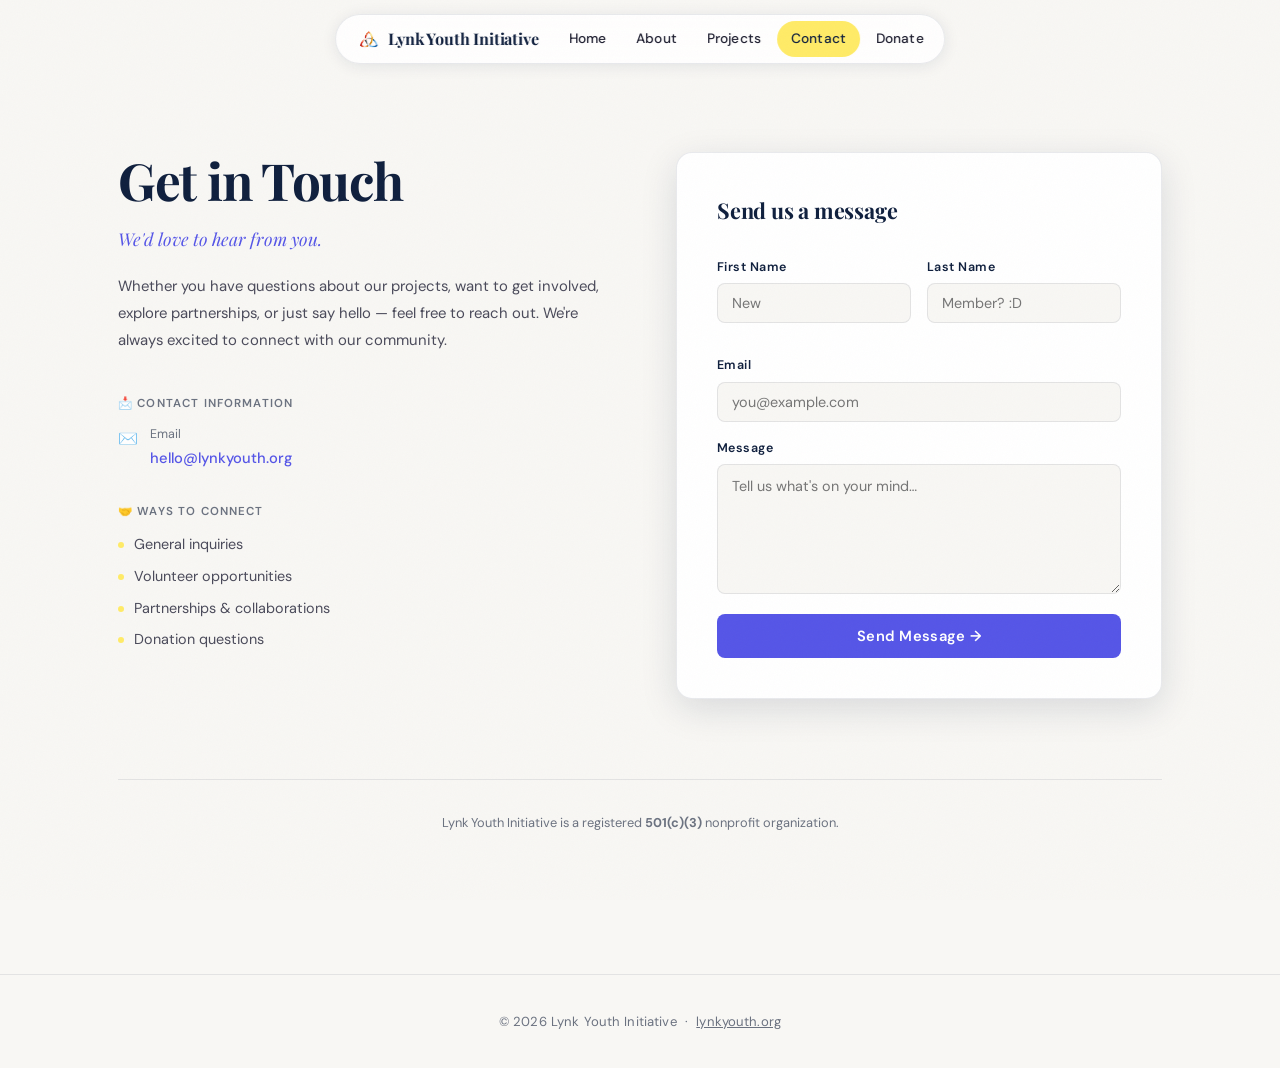
<file: contact.html>
<!doctype html>
<html lang="en">
<head>
  <meta charset="utf-8" />
  <meta name="viewport" content="width=device-width, initial-scale=1" />
  <title>Contact | Lynk Youth Initiative</title>
  <link rel="stylesheet" href="styles.css?v=20260806-1" />
  <link rel="icon" type="image/png" href="brand_assets/images/smalllogowithoutbg.png" />
  <style>
    .contact-layout {
      display: grid;
      grid-template-columns: 1fr 1fr;
      gap: 72px;
      align-items: start;
      padding-top: 72px;
      padding-bottom: 80px;
    }

    /* ── Left column ── */
    .contact-info h1 {
      font-family: 'Playfair Display', serif;
      font-size: clamp(2.2rem, 5vw, 3.2rem);
      color: var(--navy);
      letter-spacing: -0.025em;
      line-height: 1.1;
      margin-bottom: 16px;
    }

    .contact-info .subtitle {
      font-family: 'Playfair Display', serif;
      font-style: italic;
      font-size: 1.1rem;
      color: #5555e7;
      margin-bottom: 20px;
    }

    .contact-info .intro {
      font-size: 0.93rem;
      color: #4a4a5a;
      line-height: 1.8;
      margin-bottom: 40px;
    }

    .contact-detail-block {
      margin-bottom: 32px;
    }

    .contact-detail-block h3 {
      font-size: 0.72rem;
      font-weight: 600;
      letter-spacing: 0.1em;
      text-transform: uppercase;
      color: var(--muted);
      margin-bottom: 12px;
    }

    .contact-detail-item {
      display: flex;
      align-items: flex-start;
      gap: 12px;
      margin-bottom: 10px;
    }

    .contact-detail-item .detail-icon {
      font-size: 1rem;
      margin-top: 1px;
      flex-shrink: 0;
    }

    .contact-detail-item .detail-text {
      font-size: 0.92rem;
      color: var(--ink);
      line-height: 1.6;
    }

    .contact-detail-item .detail-text a {
      color: #5555e7;
      text-decoration: none;
      font-weight: 500;
    }

    .contact-detail-item .detail-text a:hover {
      text-decoration: underline;
    }

    .contact-detail-item .detail-label {
      font-size: 0.78rem;
      color: var(--muted);
      display: block;
      margin-bottom: 2px;
    }

    .ways-to-connect {
      list-style: none;
      display: flex;
      flex-direction: column;
      gap: 8px;
    }

    .ways-to-connect li {
      display: flex;
      align-items: center;
      gap: 10px;
      font-size: 0.9rem;
      color: #4a4a5a;
    }

    .ways-to-connect li::before {
      content: '';
      width: 6px;
      height: 6px;
      background: var(--yellow);
      border-radius: 50%;
      flex-shrink: 0;
    }

    /* ── Right column: form ── */
    .contact-form-card {
      background: var(--white);
      border: 1px solid var(--border);
      border-radius: var(--radius);
      box-shadow: var(--shadow-md);
      padding: 40px;
    }

    .contact-form-card h2 {
      font-family: 'Playfair Display', serif;
      font-size: 1.35rem;
      color: var(--navy);
      letter-spacing: -0.01em;
      margin-bottom: 28px;
    }

    .form-row {
      display: grid;
      grid-template-columns: 1fr 1fr;
      gap: 16px;
      margin-bottom: 16px;
    }

    .form-group {
      display: flex;
      flex-direction: column;
      gap: 6px;
      margin-bottom: 16px;
    }

    .form-group label {
      font-size: 0.78rem;
      font-weight: 600;
      letter-spacing: 0.04em;
      color: var(--navy);
    }

    .form-group input,
    .form-group textarea {
      font-family: 'DM Sans', sans-serif;
      font-size: 0.9rem;
      color: var(--ink);
      background: var(--bg);
      border: 1.5px solid var(--border);
      border-radius: 8px;
      padding: 10px 14px;
      transition: border-color 0.15s, box-shadow 0.15s;
      outline: none;
      width: 100%;
    }

    .form-group input:focus,
    .form-group textarea:focus {
      border-color: #5555e7;
      box-shadow: 0 0 0 3px rgba(85, 85, 231, 0.1);
      background: var(--white);
    }

    .form-group textarea {
      resize: vertical;
      min-height: 130px;
      line-height: 1.6;
    }

    .form-submit {
      width: 100%;
      padding: 12px 24px;
      background: #5555e7;
      color: var(--white);
      font-family: 'DM Sans', sans-serif;
      font-size: 0.92rem;
      font-weight: 600;
      letter-spacing: 0.02em;
      border: none;
      border-radius: 8px;
      cursor: pointer;
      transition: background 0.15s, transform 0.15s;
      margin-top: 4px;
    }

    .form-submit:hover {
      background: #4444cc;
      transform: translateY(-1px);
    }

    /* ── Bottom trust line ── */
    .contact-trust {
      text-align: center;
      font-size: 0.8rem;
      color: var(--muted);
      padding-top: 32px;
      border-top: 1px solid var(--border);
      margin-top: 0;
    }

    @media (max-width: 760px) {
      .contact-layout {
        grid-template-columns: 1fr;
        gap: 40px;
        padding-top: 48px;
      }
      .form-row {
        grid-template-columns: 1fr;
      }
    }
  </style>
</head>

<body>

<nav>
  <a href="index.html" class="nav-brand"><img src="brand_assets/images/smalllogowithoutbg.png" alt="" class="nav-brand-icon"><span class="nav-brand-label">Lynk Youth Initiative</span></a>
  <div class="nav-links">
    <a href="index.html">Home</a>
    <a href="about.html">About</a>
    <a href="projects.html">Projects</a>
    <a href="contact.html" class="active">Contact</a>
    <a href="donate.html">Donate</a>
  </div>
</nav>

<main>
  <div class="contact-layout">

    <!-- ── Left: info ── -->
    <div class="contact-info">
      <h1>Get in Touch</h1>
      <p class="subtitle">We'd love to hear from you.</p>
      <p class="intro">
        Whether you have questions about our projects, want to get involved,
        explore partnerships, or just say hello — feel free to reach out.
        We're always excited to connect with our community.
      </p>

      <div class="contact-detail-block">
        <h3>📩 Contact Information</h3>
        <div class="contact-detail-item">
          <span class="detail-icon">✉️</span>
          <div class="detail-text">
            <span class="detail-label">Email</span>
            <a href="mailto:hello@lynkyouth.org">hello@lynkyouth.org</a>
          </div>
        </div>
      </div>

      <div class="contact-detail-block">
        <h3>🤝 Ways to Connect</h3>
        <ul class="ways-to-connect">
          <li>General inquiries</li>
          <li>Volunteer opportunities</li>
          <li>Partnerships &amp; collaborations</li>
          <li>Donation questions</li>
        </ul>
      </div>
    </div>

    <!-- ── Right: form ── -->
    <div class="contact-form-card">
      <h2>Send us a message</h2>
      <div id="form-thanks" style="display:none;text-align:center;padding:40px 20px;">
        <!-- <div style="font-size:2rem;margin-bottom:16px;">🎉</div> -->
        <h3 style="font-family:'Playfair Display',serif;font-size:1.4rem;color:var(--navy);margin-bottom:12px;">Thank you for reaching out!</h3>
        <p style="font-size:0.93rem;color:#4a4a5a;line-height:1.8;">We've received your message and will get back to you as soon as possible.</p>
      </div>

      <form id="contact-form">
        <input type="hidden" name="_subject" value="New message from Lynk Youth website">
        <div class="form-row">
          <div class="form-group">
            <label for="first-name">First Name</label>
            <input type="text" id="first-name" name="first_name" placeholder="New" required />
          </div>
          <div class="form-group">
            <label for="last-name">Last Name</label>
            <input type="text" id="last-name" name="last_name" placeholder="Member? :D" required />
          </div>
        </div>
        <div class="form-group">
          <label for="email">Email</label>
          <input type="email" id="email" name="email" placeholder="you@example.com" required />
        </div>
        <div class="form-group">
          <label for="message">Message</label>
          <textarea id="message" name="message" placeholder="Tell us what's on your mind…" required></textarea>
        </div>
        <button type="submit" class="form-submit" id="submit-btn">Send Message →</button>
      </form>
    </div>

  </div>

  <p class="contact-trust">
    Lynk Youth Initiative is a registered <strong>501(c)(3)</strong> nonprofit organization.
  </p>
</main>

<footer>
  &copy; 2026 Lynk Youth Initiative &nbsp;&middot;&nbsp; <a href="https://www.lynkyouth.org" style="color: inherit;">lynkyouth.org</a>
</footer>

<script>
  document.getElementById('contact-form').addEventListener('submit', async function(e) {
    e.preventDefault();
    const btn = document.getElementById('submit-btn');
    btn.textContent = 'Sending…';
    btn.disabled = true;

    const data = new FormData(this);
    try {
      const res = await fetch('https://formspree.io/f/maqadwaz', {
        method: 'POST',
        body: data,
        headers: { 'Accept': 'application/json' }
      });
      if (res.ok) {
        document.getElementById('contact-form').style.display = 'none';
        document.getElementById('form-thanks').style.display = 'block';
      } else {
        btn.textContent = 'Send Message →';
        btn.disabled = false;
        alert('Something went wrong. Please try again or email us directly at hello@lynkyouth.org.');
      }
    } catch {
      btn.textContent = 'Send Message →';
      btn.disabled = false;
      alert('Network error. Please try again or email us directly at hello@lynkyouth.org.');
    }
  });
</script>
</body>
</html>
</file>
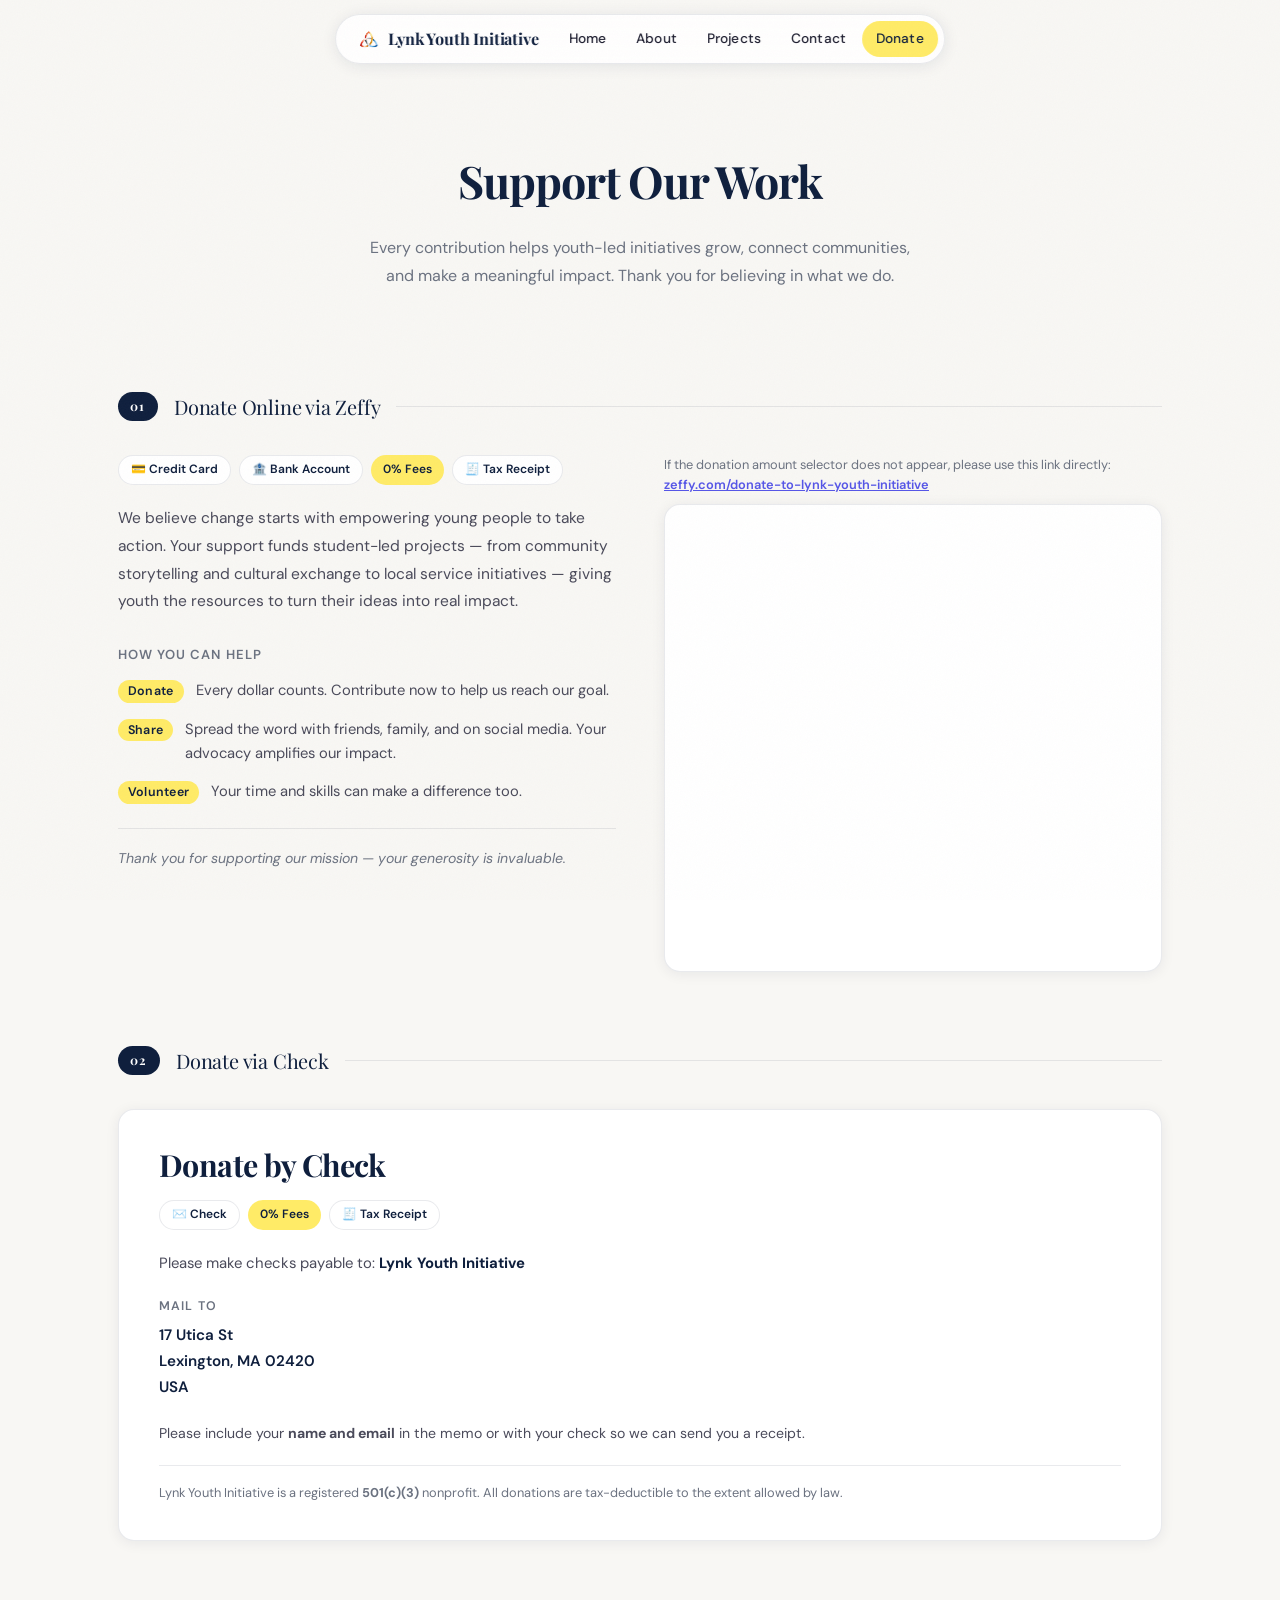
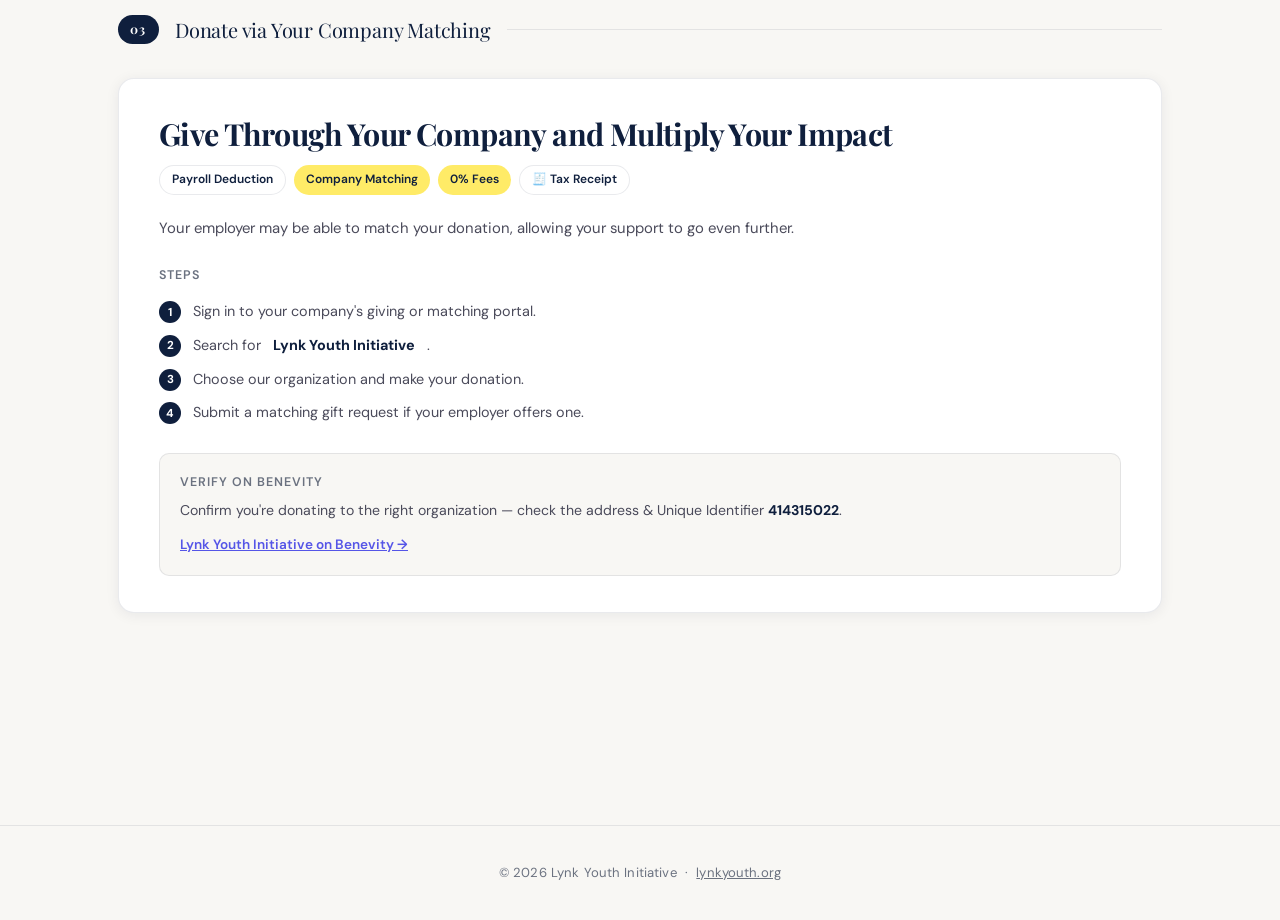
<file: donate.html>
<!doctype html>
<html lang="en">
<head>
  <meta charset="utf-8" />
  <meta name="viewport" content="width=device-width, initial-scale=1" />
  <title>Donate | Lynk Youth Initiative</title>
  <link rel="stylesheet" href="styles.css?v=20260806-1" />
  <link rel="icon" type="image/png" href="brand_assets/images/smalllogowithoutbg.png" />
  <style>
    .donate-hero {
      text-align: center;
      padding: 64px 20px 48px;
      margin-bottom: 52px;
    }
    .donate-hero h1 {
      font-family: 'Playfair Display', serif;
      font-size: clamp(2rem, 4vw, 2.8rem);
      color: var(--navy);
      letter-spacing: -0.025em;
      margin-bottom: 16px;
    }
    .donate-hero p {
      color: var(--muted);
      font-size: 1rem;
      max-width: 540px;
      margin: 0 auto;
      line-height: 1.75;
    }

    .donate-section {
      margin-bottom: 60px;
    }

    .donate-section-header {
      display: flex;
      align-items: baseline;
      gap: 12px;
      margin-bottom: 24px;
      padding-bottom: 14px;
      border-bottom: 2px solid var(--border);
      flex-wrap: wrap;
    }

    .donate-section-header h2 {
      font-family: 'Playfair Display', serif;
      font-size: 1.4rem;
      color: var(--navy);
      letter-spacing: -0.01em;
      padding-left: 14px;
      position: relative;
    }

    .donate-section-header h2::before {
      content: '';
      position: absolute;
      left: 0;
      top: 2px;
      bottom: 2px;
      width: 4px;
      background: var(--yellow);
      border-radius: 2px;
    }

    .donate-section-header span {
      font-size: 0.82rem;
      color: var(--muted);
      font-style: italic;
    }

    .zeffy-layout {
      display: grid;
      grid-template-columns: 1fr 1fr;
      gap: 48px;
      align-items: start;
    }

    .zeffy-description h2 {
      font-family: 'Playfair Display', serif;
      font-size: clamp(1.5rem, 2.5vw, 1.9rem);
      color: var(--navy);
      letter-spacing: -0.02em;
      margin-bottom: 16px;
      line-height: 1.25;
    }

    .zeffy-description .lead {
      font-size: 0.97rem;
      color: #4a4a5a;
      line-height: 1.8;
      margin-bottom: 28px;
    }

    .how-to-help {
      list-style: none;
      display: flex;
      flex-direction: column;
      gap: 14px;
      margin-bottom: 24px;
    }

    .how-to-help li {
      display: flex;
      gap: 12px;
      align-items: flex-start;
      font-size: 0.92rem;
      line-height: 1.65;
      color: #4a4a5a;
    }

    .how-to-help li .help-label {
      font-weight: 600;
      color: var(--navy);
      white-space: nowrap;
      background: var(--yellow);
      padding: 1px 10px;
      border-radius: 100px;
      font-size: 0.78rem;
      letter-spacing: 0.02em;
      margin-top: 2px;
      flex-shrink: 0;
    }

    .donate-thank-you {
      font-size: 0.88rem;
      color: var(--muted);
      font-style: italic;
      border-top: 1px solid var(--border);
      padding-top: 18px;
      margin-top: 4px;
    }

    .zeffy-wrapper {
      background: var(--white);
      border-radius: var(--radius);
      border: 1px solid var(--border);
      box-shadow: var(--shadow-sm);
      overflow: hidden;
      padding: 8px;
    }

    .donate-route {
      margin-bottom: 72px;
    }

    .donate-route-header {
      display: flex;
      align-items: center;
      gap: 16px;
      margin-bottom: 32px;
    }

    .route-number {
      font-family: 'Playfair Display', serif;
      font-size: 0.78rem;
      font-weight: 700;
      letter-spacing: 0.12em;
      text-transform: uppercase;
      color: var(--white);
      background: var(--navy);
      padding: 4px 12px;
      border-radius: 100px;
      flex-shrink: 0;
    }

    .route-title {
      font-family: 'Playfair Display', serif;
      font-size: 1.25rem;
      color: var(--navy);
      letter-spacing: -0.01em;
    }

    .route-rule {
      flex: 1;
      border: none;
      border-top: 1px solid var(--border);
    }

    .future-route-card {
      border: 2px dashed rgba(15, 31, 61, 0.15);
      border-radius: var(--radius);
      padding: 48px 40px;
      max-width: 560px;
      text-align: center;
    }

    .future-route-card p {
      color: var(--muted);
      font-size: 0.9rem;
      line-height: 1.75;
      font-style: italic;
    }

    @media (max-width: 760px) {
      .zeffy-layout {
        grid-template-columns: 1fr;
        gap: 32px;
      }
    }
  </style>
</head>

<body>

<nav>
  <a href="index.html" class="nav-brand"><img src="brand_assets/images/smalllogowithoutbg.png" alt="" class="nav-brand-icon"><span class="nav-brand-label">Lynk Youth Initiative</span></a>
  <div class="nav-links">
    <a href="index.html">Home</a>
    <a href="about.html">About</a>
    <a href="projects.html">Projects</a>
    <a href="contact.html">Contact</a>
    <a href="donate.html" class="active">Donate</a>
  </div>
</nav>

<main>

  <div class="donate-hero">
    <h1>Support Our Work</h1>
    <p>Every contribution helps youth-led initiatives grow, connect communities, and make a meaningful impact. Thank you for believing in what we do.</p>
  </div>

  <!-- ══════════════════════════════════════ -->
  <!--  ROUTE 1 · ZEFFY                      -->
  <!-- ══════════════════════════════════════ -->
  <div class="donate-route">
    <div class="donate-route-header">
      <span class="route-number">01</span>
      <span class="route-title">Donate Online via Zeffy</span>
      <hr class="route-rule">
    </div>

    <div class="zeffy-layout">
      <!-- Left: description -->
      <div class="zeffy-description">
        <!-- <h2>Donate to Lynk Youth Initiative</h2> -->
        <div style="display:flex;flex-wrap:wrap;gap:8px;margin-bottom:20px;">
          <span style="display:inline-flex;align-items:center;gap:5px;background:var(--white);border:1px solid var(--border);border-radius:100px;padding:4px 12px;font-size:0.75rem;font-weight:600;color:var(--navy);">💳 Credit Card</span>
          <span style="display:inline-flex;align-items:center;gap:5px;background:var(--white);border:1px solid var(--border);border-radius:100px;padding:4px 12px;font-size:0.75rem;font-weight:600;color:var(--navy);">🏦 Bank Account</span>
          <span style="display:inline-flex;align-items:center;gap:5px;background:var(--yellow);border-radius:100px;padding:4px 12px;font-size:0.75rem;font-weight:600;color:var(--navy);">0% Fees</span>
          <span style="display:inline-flex;align-items:center;gap:5px;background:var(--white);border:1px solid var(--border);border-radius:100px;padding:4px 12px;font-size:0.75rem;font-weight:600;color:var(--navy);">🧾 Tax Receipt</span>
        </div>
        <p class="lead">
          We believe change starts with empowering young people to take action.
          Your support funds student-led projects — from community storytelling
          and cultural exchange to local service initiatives — giving youth the
          resources to turn their ideas into real impact.
        </p>
        <p style="font-size:0.82rem;font-weight:600;letter-spacing:0.08em;text-transform:uppercase;color:var(--muted);margin-bottom:12px;">How you can help</p>
        <ul class="how-to-help">
          <li><span class="help-label">Donate</span> Every dollar counts. Contribute now to help us reach our goal.</li>
          <li><span class="help-label">Share</span> Spread the word with friends, family, and on social media. Your advocacy amplifies our impact.</li>
          <li><span class="help-label">Volunteer</span> Your time and skills can make a difference too.</li>
        </ul>
        <p class="donate-thank-you">Thank you for supporting our mission — your generosity is invaluable.</p>
      </div>

      <!-- Right: Zeffy form -->
      <div>
        <p style="font-size:0.8rem;color:var(--muted);margin-bottom:8px;line-height:1.6;">
          If the donation amount selector does not appear, please use this link directly:
          <a href="https://www.zeffy.com/en-US/donation-form/donate-to-lynk-youth-initiative" target="_blank" rel="noopener" style="color:#5555e7;font-weight:600;">zeffy.com/donate-to-lynk-youth-initiative</a>
        </p>
        <div class="zeffy-wrapper">
          <div>
            <div data-zeffy-embed data-form-url="/embed/donation-form/donate-to-lynk-youth-initiative"></div>
            <div data-zeffy-embed-fallback style="display:none;">
              <div style="position:relative;overflow:hidden;height:450px;width:100%;"><iframe title='Donation form powered by Zeffy' style='position: absolute; border: 0; top:0;left:0;bottom:0;right:0;width:100%;height:100%' src='https://www.zeffy.com/embed/donation-form/donate-to-lynk-youth-initiative' allowpaymentrequest allowTransparency="true"></iframe></div>
            </div>
            <script
              src="https://www.zeffy.com/embed/v2/zeffy-embed.js"
              onerror="document.querySelectorAll('[data-zeffy-embed-fallback]').forEach(function(el){el.style.display='block';});">
            </script>
          </div>
        </div>
      </div>
    </div>
  </div>

  <!-- ══════════════════════════════════════ -->
  <!--  ROUTE 2 · CHECK                      -->
  <!-- ══════════════════════════════════════ -->
  <div class="donate-route">
    <div class="donate-route-header">
      <span class="route-number">02</span>
      <span class="route-title">Donate via Check</span>
      <hr class="route-rule">
    </div>

    <div style="background:var(--white);border:1px solid var(--border);border-radius:var(--radius);box-shadow:var(--shadow-sm);padding:36px 40px;">
      <h2 style="font-family:'Playfair Display',serif;font-size:clamp(1.5rem,2.5vw,1.9rem);color:var(--navy);letter-spacing:-0.02em;margin-bottom:16px;line-height:1.25;">Donate by Check</h2>
      <div style="display:flex;flex-wrap:wrap;gap:8px;margin-bottom:20px;">
        <span style="display:inline-flex;align-items:center;gap:5px;background:var(--white);border:1px solid var(--border);border-radius:100px;padding:4px 12px;font-size:0.75rem;font-weight:600;color:var(--navy);">✉️ Check</span>
        <span style="display:inline-flex;align-items:center;gap:5px;background:var(--yellow);border-radius:100px;padding:4px 12px;font-size:0.75rem;font-weight:600;color:var(--navy);">0% Fees</span>
        <span style="display:inline-flex;align-items:center;gap:5px;background:var(--white);border:1px solid var(--border);border-radius:100px;padding:4px 12px;font-size:0.75rem;font-weight:600;color:var(--navy);">🧾 Tax Receipt</span>
      </div>
      <p style="font-size:0.93rem;color:#4a4a5a;line-height:1.8;margin-bottom:20px;">
        Please make checks payable to: <strong style="color:var(--navy);">Lynk Youth Initiative</strong>
      </p>
      <p style="font-size:0.78rem;font-weight:600;letter-spacing:0.09em;text-transform:uppercase;color:var(--muted);margin-bottom:6px;">Mail to</p>
      <p style="font-size:0.95rem;color:var(--navy);font-weight:600;line-height:1.7;margin-bottom:20px;">
        17 Utica St<br>Lexington, MA 02420<br>USA
      </p>
      <p style="font-size:0.88rem;color:#4a4a5a;line-height:1.75;margin-bottom:20px;">
        Please include your <strong>name and email</strong> in the memo or with your check so we can send you a receipt.
      </p>
      <p style="font-size:0.8rem;color:var(--muted);line-height:1.7;border-top:1px solid var(--border);padding-top:16px;">
        Lynk Youth Initiative is a registered <strong>501(c)(3)</strong> nonprofit. All donations are tax-deductible to the extent allowed by law.
      </p>
    </div>
  </div>

  <!-- ══════════════════════════════════════ -->
  <!--  ROUTE 3 · COMPANY                    -->
  <!-- ══════════════════════════════════════ -->
  <div class="donate-route">
    <div class="donate-route-header">
      <span class="route-number">03</span>
      <span class="route-title">Donate via Your Company Matching</span>
      <hr class="route-rule">
    </div>

    <div style="background:var(--white);border:1px solid var(--border);border-radius:var(--radius);box-shadow:var(--shadow-sm);padding:36px 40px">
      <h2 style="font-family:'Playfair Display',serif;font-size:clamp(1.5rem,2.5vw,1.9rem);color:var(--navy);letter-spacing:-0.02em;margin-bottom:12px;line-height:1.25;">Give Through Your Company and Multiply Your Impact</h2>
      <div style="display:flex;flex-wrap:wrap;gap:8px;margin-bottom:20px;">
        <span style="display:inline-flex;align-items:center;gap:5px;background:var(--white);border:1px solid var(--border);border-radius:100px;padding:4px 12px;font-size:0.75rem;font-weight:600;color:var(--navy);">Payroll Deduction</span>
        <span style="display:inline-flex;align-items:center;gap:5px;background:var(--yellow);border-radius:100px;padding:4px 12px;font-size:0.75rem;font-weight:600;color:var(--navy);">Company Matching</span>
        <span style="display:inline-flex;align-items:center;gap:5px;background:var(--yellow);border-radius:100px;padding:4px 12px;font-size:0.75rem;font-weight:600;color:var(--navy);">0% Fees</span>
        <span style="display:inline-flex;align-items:center;gap:5px;background:var(--white);border:1px solid var(--border);border-radius:100px;padding:4px 12px;font-size:0.75rem;font-weight:600;color:var(--navy);">🧾 Tax Receipt</span>
      </div>
      <p style="font-size:0.93rem;color:#4a4a5a;line-height:1.8;margin-bottom:24px;">Your employer may be able to match your donation, allowing your support to go even further.</p>

      <p style="font-size:0.78rem;font-weight:600;letter-spacing:0.09em;text-transform:uppercase;color:var(--muted);margin-bottom:14px;">Steps</p>
      <ol style="list-style:none;display:flex;flex-direction:column;gap:10px;margin-bottom:28px;">
        <li style="display:flex;gap:12px;align-items:flex-start;font-size:0.9rem;color:#4a4a5a;line-height:1.65;">
          <span style="background:var(--navy);color:var(--white);font-weight:700;font-size:0.72rem;width:22px;height:22px;border-radius:50%;display:flex;align-items:center;justify-content:center;flex-shrink:0;margin-top:1px;">1</span>
          Sign in to your company's giving or matching portal.
        </li>
        <li style="display:flex;gap:12px;align-items:flex-start;font-size:0.9rem;color:#4a4a5a;line-height:1.65;">
          <span style="background:var(--navy);color:var(--white);font-weight:700;font-size:0.72rem;width:22px;height:22px;border-radius:50%;display:flex;align-items:center;justify-content:center;flex-shrink:0;margin-top:1px;">2</span>
          Search for <strong style="color:var(--navy);">Lynk Youth Initiative</strong>.
        </li>
        <li style="display:flex;gap:12px;align-items:flex-start;font-size:0.9rem;color:#4a4a5a;line-height:1.65;">
          <span style="background:var(--navy);color:var(--white);font-weight:700;font-size:0.72rem;width:22px;height:22px;border-radius:50%;display:flex;align-items:center;justify-content:center;flex-shrink:0;margin-top:1px;">3</span>
          Choose our organization and make your donation.
        </li>
        <li style="display:flex;gap:12px;align-items:flex-start;font-size:0.9rem;color:#4a4a5a;line-height:1.65;">
          <span style="background:var(--navy);color:var(--white);font-weight:700;font-size:0.72rem;width:22px;height:22px;border-radius:50%;display:flex;align-items:center;justify-content:center;flex-shrink:0;margin-top:1px;">4</span>
          Submit a matching gift request if your employer offers one.
        </li>
      </ol>

      <div style="background:var(--bg);border-radius:10px;padding:18px 20px;border:1px solid var(--border);">
        <p style="font-size:0.78rem;font-weight:600;letter-spacing:0.08em;text-transform:uppercase;color:var(--muted);margin-bottom:6px;">Verify on Benevity</p>
        <p style="font-size:0.88rem;color:#4a4a5a;line-height:1.7;margin-bottom:8px;">
          Confirm you're donating to the right organization — check the address &amp; Unique Identifier <strong style="color:var(--navy);">414315022</strong>.
        </p>
        <a href="https://causes.benevity.org/causes/840-414315022" target="_blank" rel="noopener" style="font-size:0.85rem;font-weight:600;color:#5555e7;">Lynk Youth Initiative on Benevity →</a>
      </div>
    </div>
  </div>

</main>

<footer>
  &copy; 2026 Lynk Youth Initiative &nbsp;&middot;&nbsp; <a href="https://www.lynkyouth.org" style="color: inherit;">lynkyouth.org</a>
</footer>

</body>
</html>
</file>
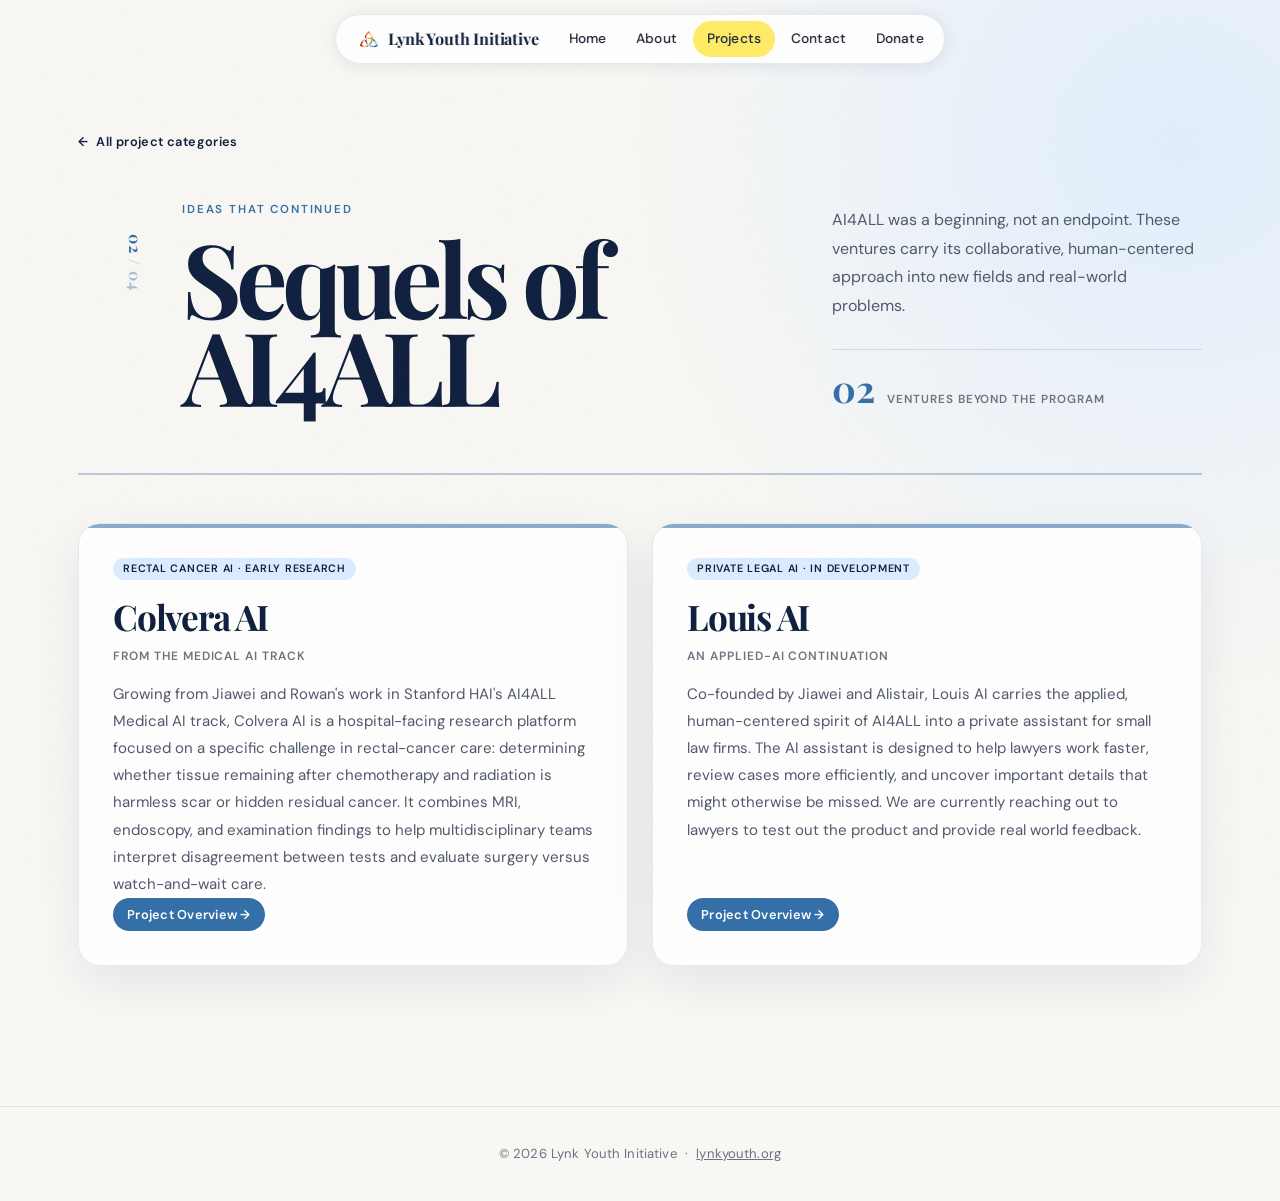
<file: projects-ai4all.html>
<!doctype html>
<html lang="en">
<head>
  <meta charset="utf-8" />
  <meta name="viewport" content="width=device-width, initial-scale=1" />
  <title>Sequels of AI4ALL | Lynk Youth Initiative</title>
  <meta name="description" content="Explore applied-AI ventures that grew from the Stanford AI4ALL experience." />
  <link rel="stylesheet" href="styles.css?v=20260806-1" />
  <link rel="icon" type="image/png" href="brand_assets/images/smalllogowithoutbg.png" />
</head>
<body class="project-category-page project-theme-ai" data-project-theme="ai">
<div class="category-entry-wash" aria-hidden="true"></div>

<nav>
  <a href="index.html" class="nav-brand"><img src="brand_assets/images/smalllogowithoutbg.png" alt="" class="nav-brand-icon"><span class="nav-brand-label">Lynk Youth Initiative</span></a>
  <div class="nav-links">
    <a href="index.html">Home</a>
    <a href="about.html">About</a>
    <a href="projects.html" class="active">Projects</a>
    <a href="contact.html">Contact</a>
    <a href="donate.html">Donate</a>
  </div>
</nav>

<main class="project-category-main">
  <a class="project-category-back" href="projects.html"><span aria-hidden="true">←</span> All project categories</a>

  <header class="project-category-hero">
    <div class="project-category-index">02 <span>/ 04</span></div>
    <div class="project-category-heading">
      <p class="project-category-kicker">Ideas that continued</p>
      <h1>Sequels of<br>AI4ALL</h1>
    </div>
    <div class="project-category-summary">
      <p>AI4ALL was a beginning, not an endpoint. These ventures carry its collaborative, human-centered approach into new fields and real-world problems.</p>
      <div class="project-category-count"><strong>02</strong><span>ventures beyond the program</span></div>
    </div>
  </header>

  <section class="project-detail-grid project-detail-grid--featured" aria-label="Projects that followed AI4ALL">
    <article class="project-detail-card">
      <span class="source-badge">Rectal Cancer AI · Early Research</span>
      <h2>Colvera AI</h2>
      <p class="project-date">From the Medical AI track</p>
      <p>Growing from Jiawei and Rowan's work in Stanford HAI's AI4ALL Medical AI track, Colvera AI is a hospital-facing research platform focused on a specific challenge in rectal-cancer care: determining whether tissue remaining after chemotherapy and radiation is harmless scar or hidden residual cancer. It combines MRI, endoscopy, and examination findings to help multidisciplinary teams interpret disagreement between tests and evaluate surgery versus watch-and-wait care.</p>
      <a href="https://docs.google.com/document/d/1_wBN9YBFVrMnF_InCpk6Zp4-F9A2NGX28d2X8s2S9TU/export?format=pdf" class="card-link" target="_blank" rel="noopener">Project Overview →</a>
    </article>

    <article class="project-detail-card">
      <span class="source-badge">Private Legal AI · In Development</span>
      <h2>Louis AI</h2>
      <p class="project-date">An applied-AI continuation</p>
      <p>Co-founded by Jiawei and Alistair, Louis AI carries the applied, human-centered spirit of AI4ALL into a private assistant for small law firms. The AI assistant is designed to help lawyers work faster, review cases more efficiently, and uncover important details that might otherwise be missed. We are currently reaching out to lawyers to test out the product and provide real world feedback.</p>
      <a href="https://docs.google.com/document/d/16V7St1LzvdYXL5aIZO0aPzNevUQcySJOgSzYddn7rNg/export?format=pdf" class="card-link" target="_blank" rel="noopener">Project Overview →</a>
    </article>
  </section>
</main>

<footer>&copy; 2026 Lynk Youth Initiative &nbsp;&middot;&nbsp; <a href="https://www.lynkyouth.org" style="color: inherit;">lynkyouth.org</a></footer>
<script src="projects.js"></script>
</body>
</html>
</file>
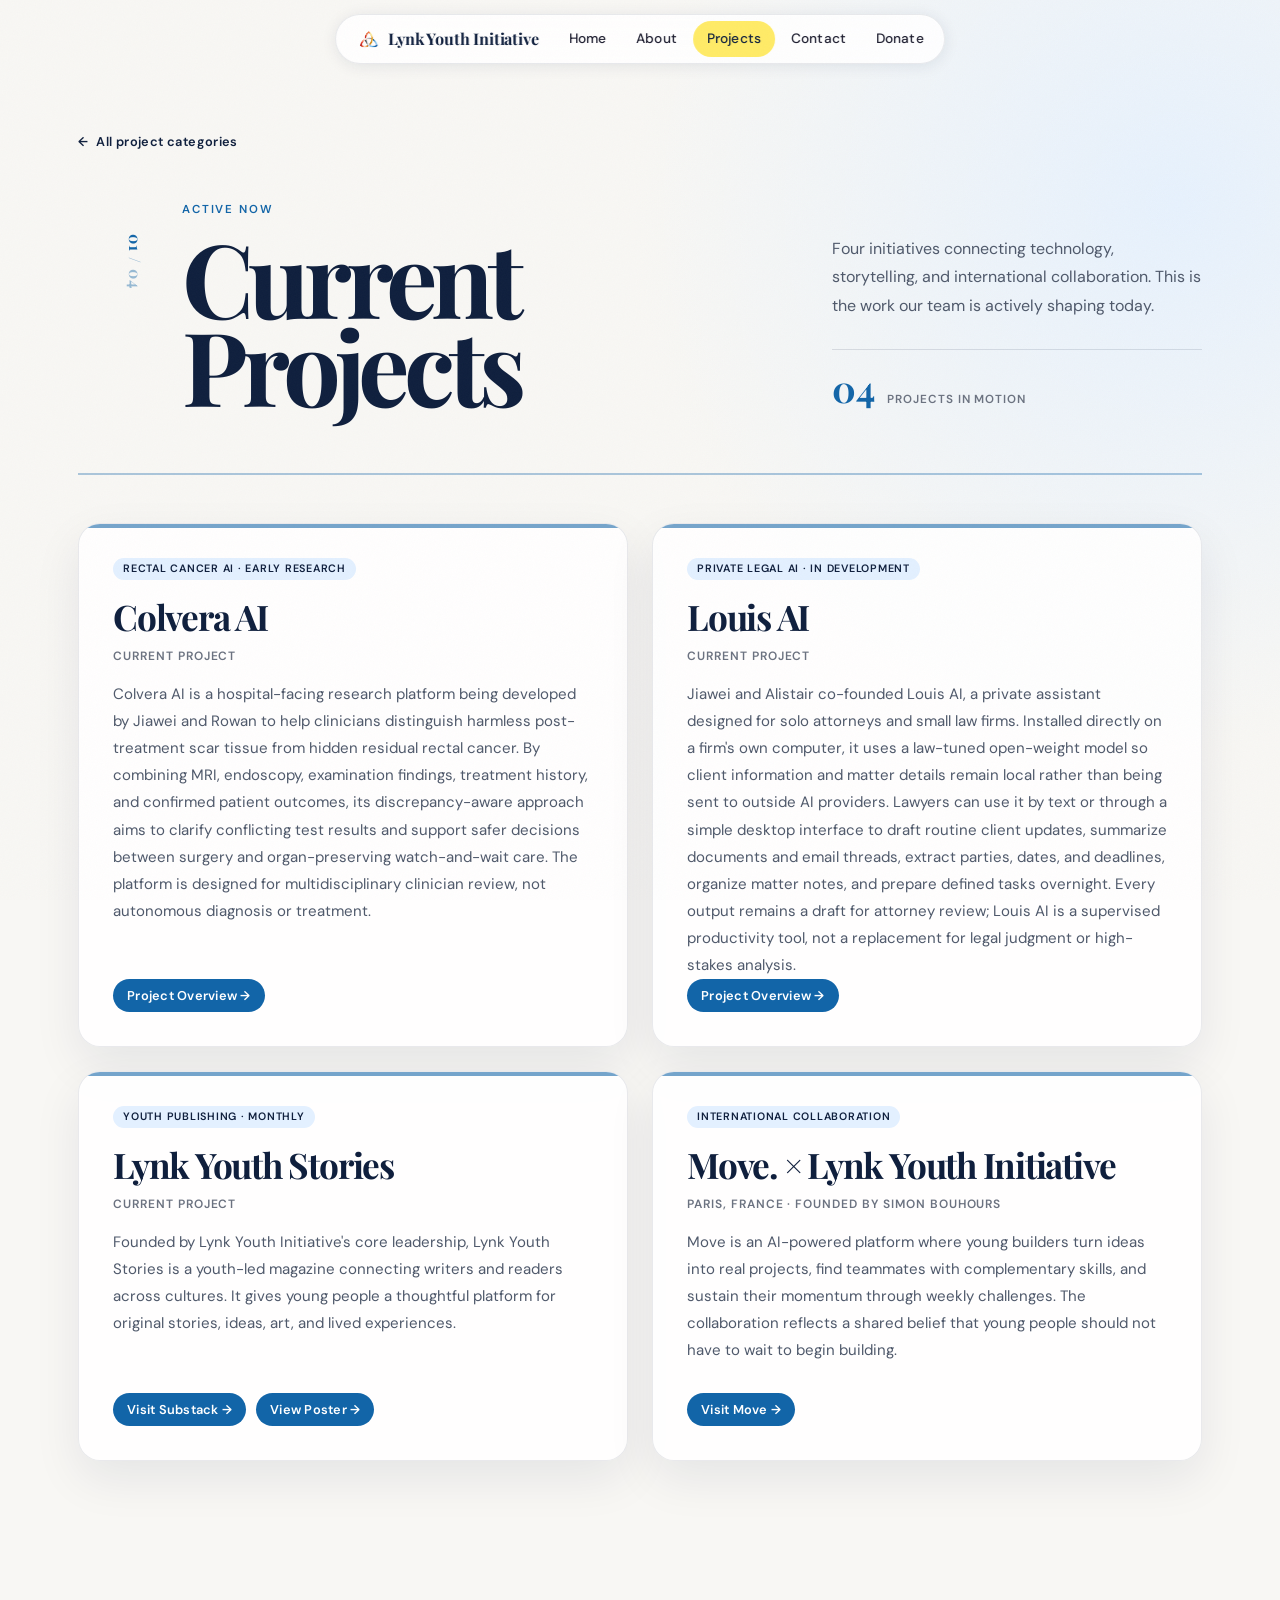
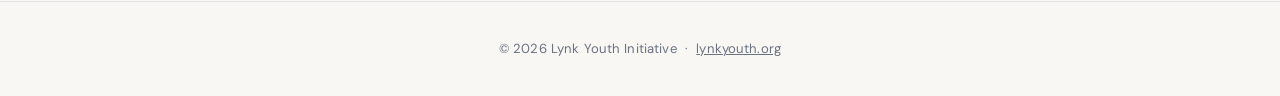
<file: projects-current.html>
<!doctype html>
<html lang="en">
<head>
  <meta charset="utf-8" />
  <meta name="viewport" content="width=device-width, initial-scale=1" />
  <title>Current Projects | Lynk Youth Initiative</title>
  <meta name="description" content="Explore the initiatives Lynk Youth Initiative is actively developing today." />
  <link rel="stylesheet" href="styles.css?v=20260806-1" />
  <link rel="icon" type="image/png" href="brand_assets/images/smalllogowithoutbg.png" />
</head>
<body class="project-category-page project-theme-current" data-project-theme="current">
<div class="category-entry-wash" aria-hidden="true"></div>

<nav>
  <a href="index.html" class="nav-brand"><img src="brand_assets/images/smalllogowithoutbg.png" alt="" class="nav-brand-icon"><span class="nav-brand-label">Lynk Youth Initiative</span></a>
  <div class="nav-links">
    <a href="index.html">Home</a>
    <a href="about.html">About</a>
    <a href="projects.html" class="active">Projects</a>
    <a href="contact.html">Contact</a>
    <a href="donate.html">Donate</a>
  </div>
</nav>

<main class="project-category-main">
  <a class="project-category-back" href="projects.html"><span aria-hidden="true">←</span> All project categories</a>

  <header class="project-category-hero">
    <div class="project-category-index">01 <span>/ 04</span></div>
    <div class="project-category-heading">
      <p class="project-category-kicker">Active now</p>
      <h1>Current<br>Projects</h1>
    </div>
    <div class="project-category-summary">
      <p>Four initiatives connecting technology, storytelling, and international collaboration. This is the work our team is actively shaping today.</p>
      <div class="project-category-count"><strong>04</strong><span>projects in motion</span></div>
    </div>
  </header>

  <section class="project-detail-grid" aria-label="Current projects">
    <article class="project-detail-card">
      <span class="source-badge">Rectal Cancer AI · Early Research</span>
      <h2>Colvera AI</h2>
      <p class="project-date">Current Project</p>
      <p>Colvera AI is a hospital-facing research platform being developed by Jiawei and Rowan to help clinicians distinguish harmless post-treatment scar tissue from hidden residual rectal cancer. By combining MRI, endoscopy, examination findings, treatment history, and confirmed patient outcomes, its discrepancy-aware approach aims to clarify conflicting test results and support safer decisions between surgery and organ-preserving watch-and-wait care. The platform is designed for multidisciplinary clinician review, not autonomous diagnosis or treatment.</p>
      <a href="https://docs.google.com/document/d/1_wBN9YBFVrMnF_InCpk6Zp4-F9A2NGX28d2X8s2S9TU/export?format=pdf" class="card-link" target="_blank" rel="noopener">Project Overview →</a>
    </article>

    <article class="project-detail-card">
      <span class="source-badge">Private Legal AI · In Development</span>
      <h2>Louis AI</h2>
      <p class="project-date">Current Project</p>
      <p>Jiawei and Alistair co-founded Louis AI, a private assistant designed for solo attorneys and small law firms. Installed directly on a firm's own computer, it uses a law-tuned open-weight model so client information and matter details remain local rather than being sent to outside AI providers. Lawyers can use it by text or through a simple desktop interface to draft routine client updates, summarize documents and email threads, extract parties, dates, and deadlines, organize matter notes, and prepare defined tasks overnight. Every output remains a draft for attorney review; Louis AI is a supervised productivity tool, not a replacement for legal judgment or high-stakes analysis.</p>
      <a href="https://docs.google.com/document/d/16V7St1LzvdYXL5aIZO0aPzNevUQcySJOgSzYddn7rNg/export?format=pdf" class="card-link" target="_blank" rel="noopener">Project Overview →</a>
    </article>

    <article class="project-detail-card">
      <span class="source-badge">Youth Publishing · Monthly</span>
      <h2>Lynk Youth Stories</h2>
      <p class="project-date">Current Project</p>
      <p>Founded by Lynk Youth Initiative's core leadership, Lynk Youth Stories is a youth-led magazine connecting writers and readers across cultures. It gives young people a thoughtful platform for original stories, ideas, art, and lived experiences.</p>
      <div class="card-links">
        <a href="https://substack.com/@lynkyouthstories/notes" class="card-link" target="_blank" rel="noopener">Visit Substack →</a>
        <a href="brand_assets/images/lynk-youth-stories-poster.png" class="card-link" target="_blank" rel="noopener">View Poster →</a>
      </div>
    </article>

    <article class="project-detail-card">
      <span class="source-badge">International Collaboration</span>
      <h2>Move. × Lynk Youth Initiative</h2>
      <p class="project-date">Paris, France · Founded by Simon Bouhours</p>
      <p>Move is an AI-powered platform where young builders turn ideas into real projects, find teammates with complementary skills, and sustain their momentum through weekly challenges. The collaboration reflects a shared belief that young people should not have to wait to begin building.</p>
      <a href="https://moveapp.dev" class="card-link" target="_blank" rel="noopener">Visit Move →</a>
    </article>
  </section>
</main>

<footer>&copy; 2026 Lynk Youth Initiative &nbsp;&middot;&nbsp; <a href="https://www.lynkyouth.org" style="color: inherit;">lynkyouth.org</a></footer>
<script src="projects.js"></script>
</body>
</html>
</file>
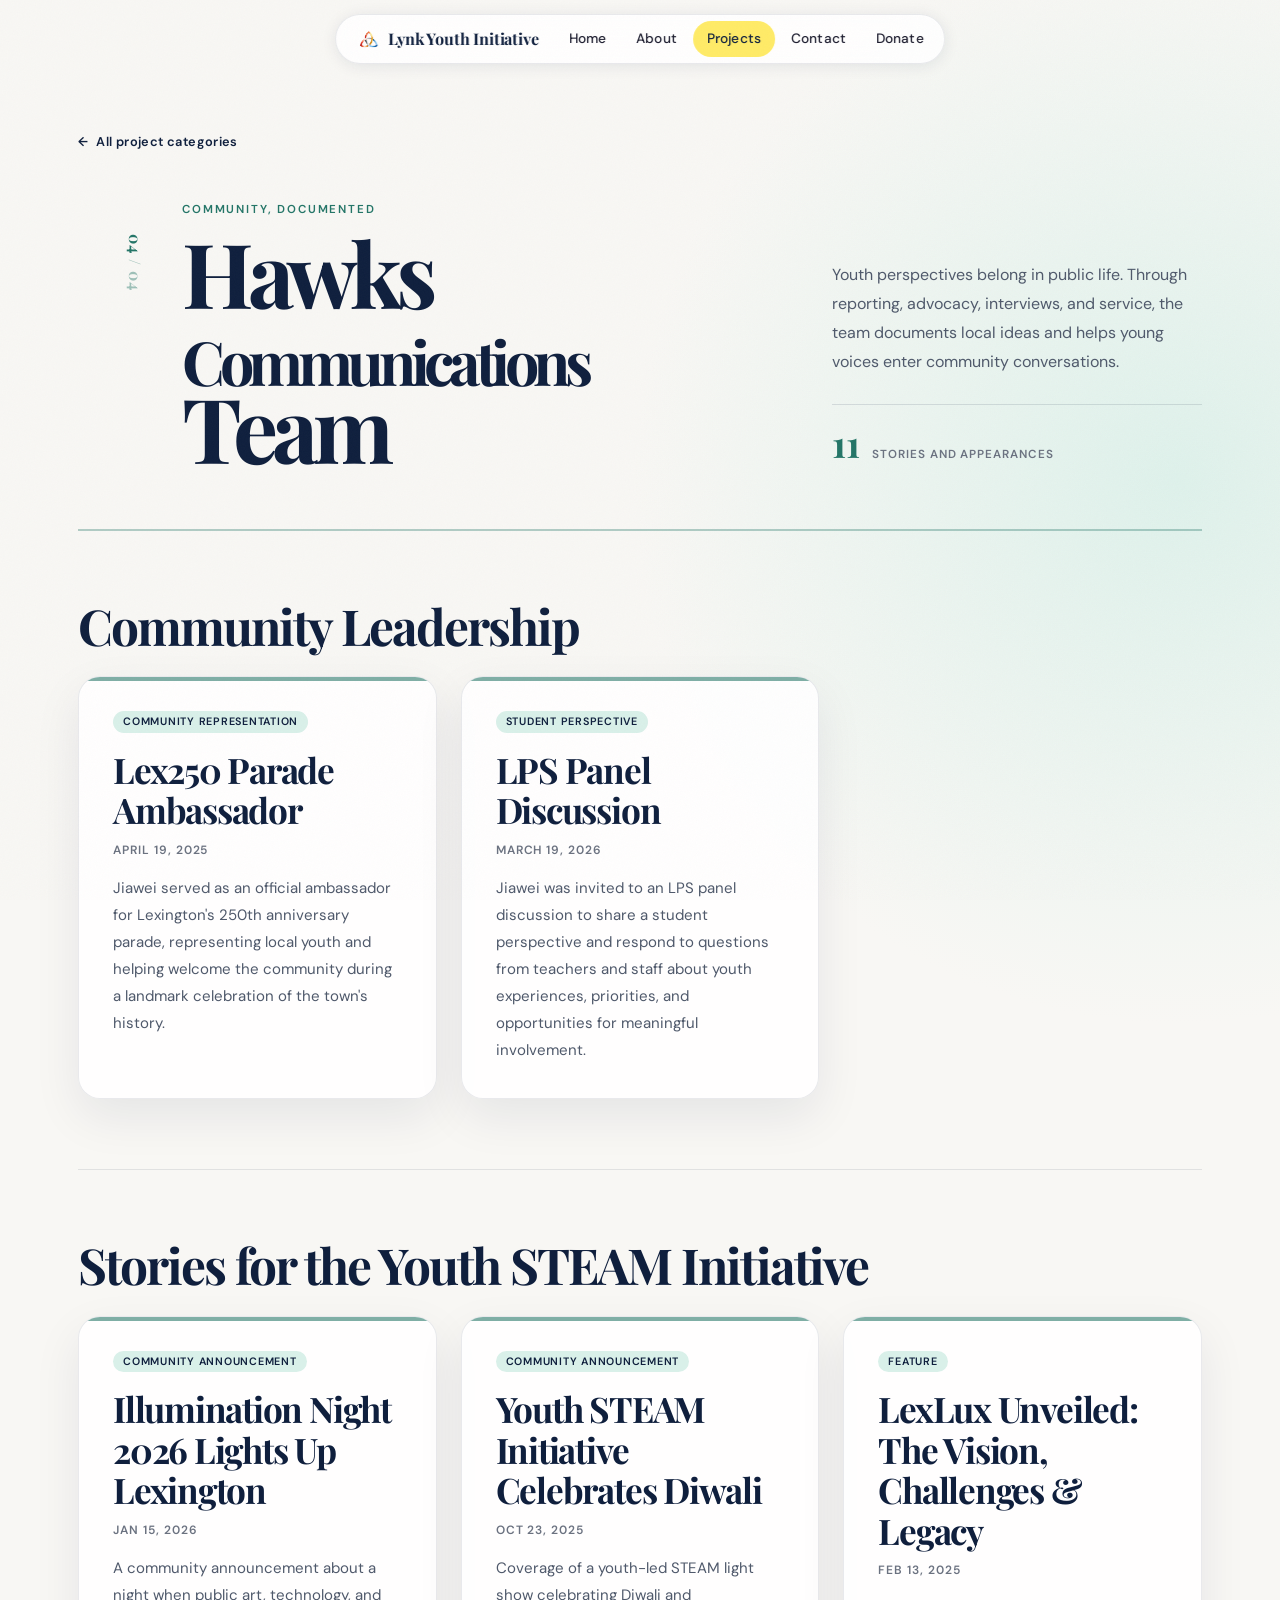
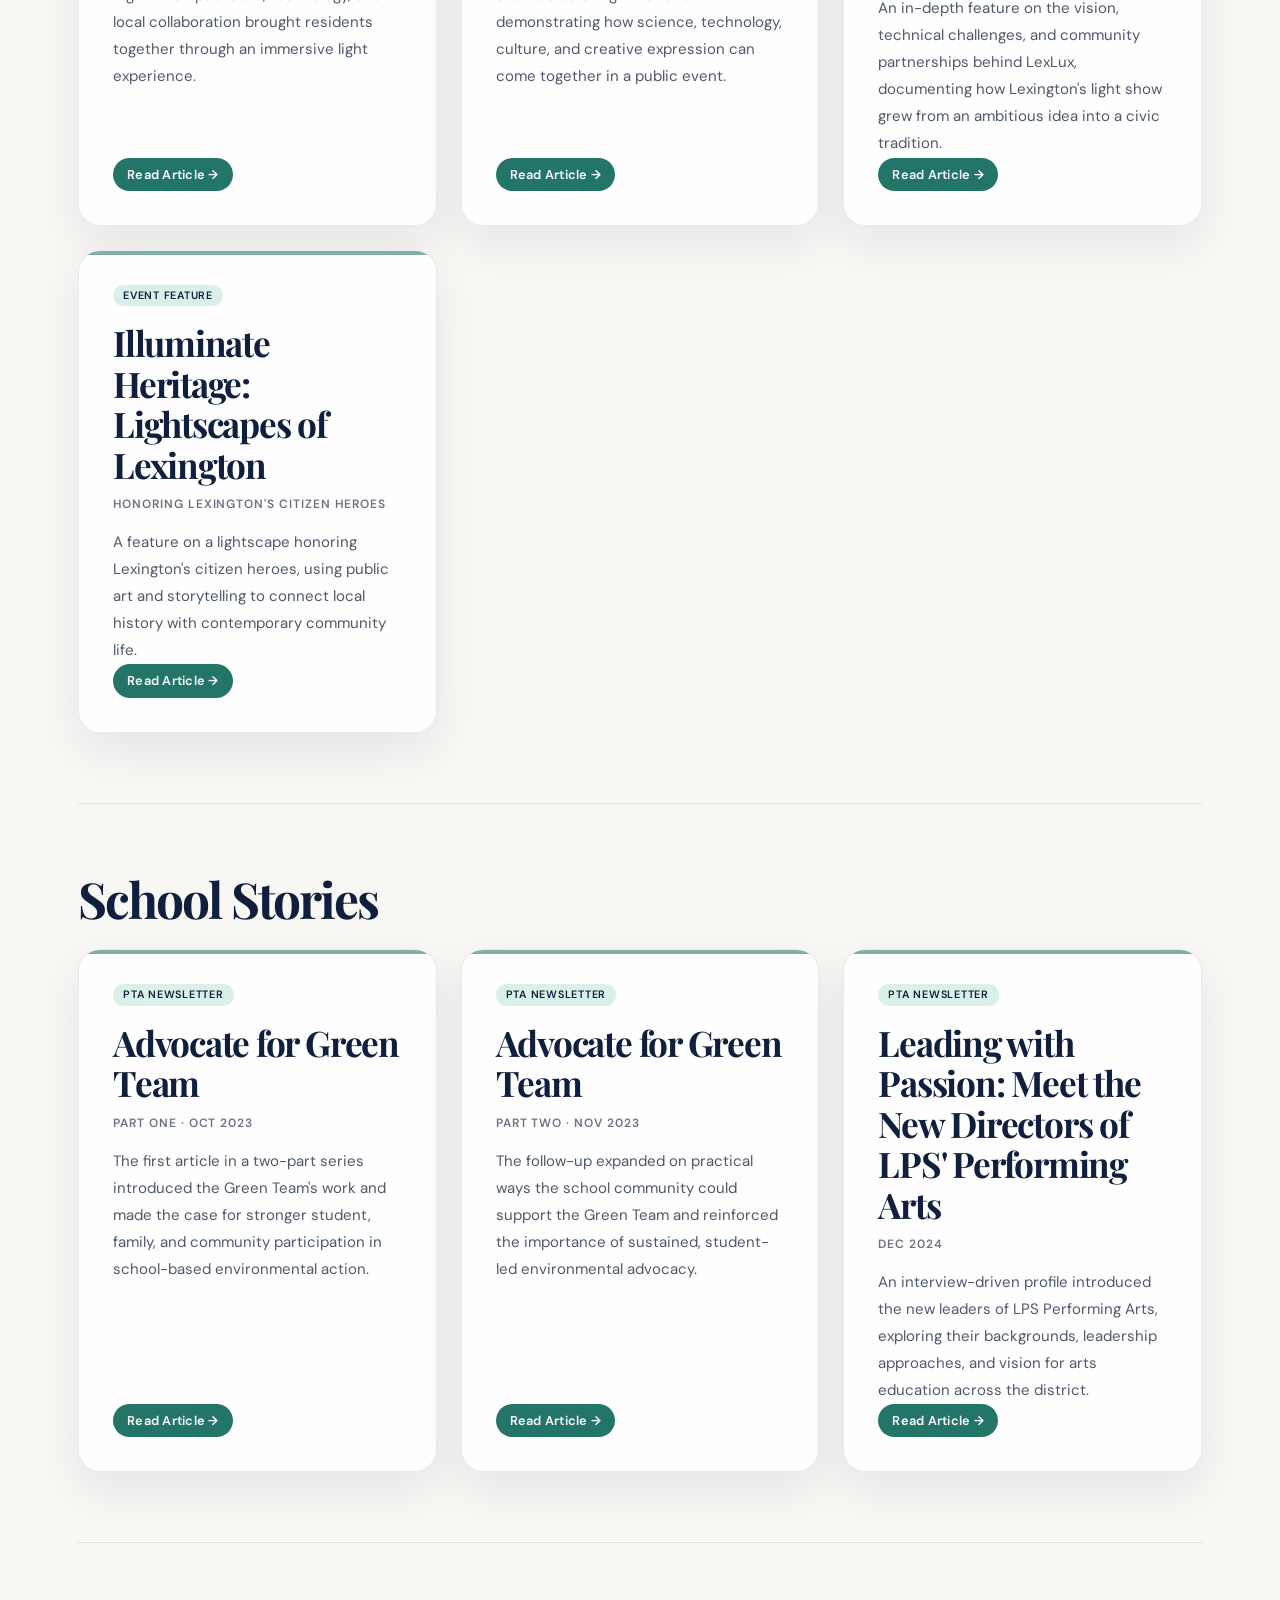
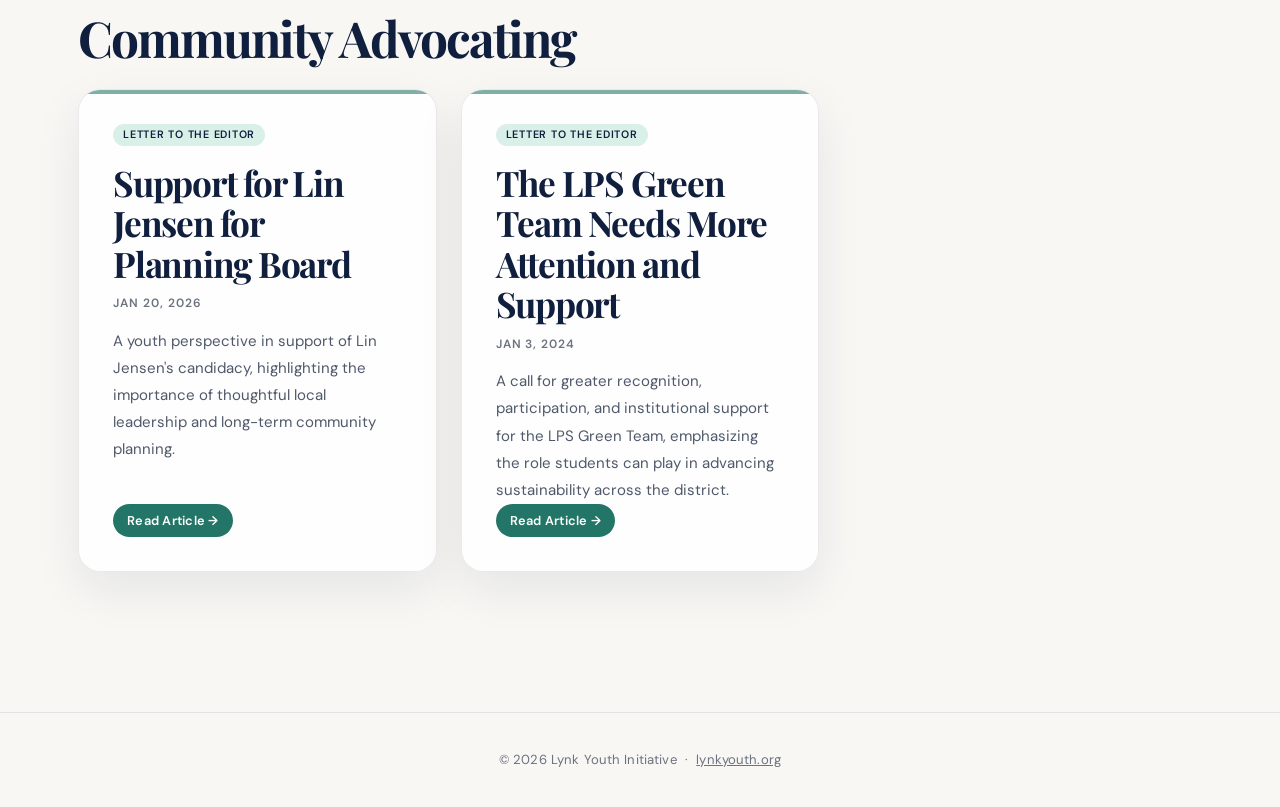
<file: projects-hawks.html>
<!doctype html>
<html lang="en">
<head>
  <meta charset="utf-8" />
  <meta name="viewport" content="width=device-width, initial-scale=1" />
  <title>Hawks Communications Team | Lynk Youth Initiative</title>
  <meta name="description" content="Explore youth journalism, public advocacy, interviews, and community leadership by the Hawks Communications Team." />
  <link rel="stylesheet" href="styles.css?v=20260806-1" />
  <link rel="icon" type="image/png" href="brand_assets/images/smalllogowithoutbg.png" />
</head>
<body class="project-category-page project-theme-hawks" data-project-theme="hawks">
<div class="category-entry-wash" aria-hidden="true"></div>

<nav>
  <a href="index.html" class="nav-brand"><img src="brand_assets/images/smalllogowithoutbg.png" alt="" class="nav-brand-icon"><span class="nav-brand-label">Lynk Youth Initiative</span></a>
  <div class="nav-links">
    <a href="index.html">Home</a>
    <a href="about.html">About</a>
    <a href="projects.html" class="active">Projects</a>
    <a href="contact.html">Contact</a>
    <a href="donate.html">Donate</a>
  </div>
</nav>

<main class="project-category-main">
  <a class="project-category-back" href="projects.html"><span aria-hidden="true">←</span> All project categories</a>

  <header class="project-category-hero">
    <div class="project-category-index">04 <span>/ 04</span></div>
    <div class="project-category-heading">
      <p class="project-category-kicker">Community, documented</p>
      <h1>Hawks<br><span class="project-category-title-fit">Communications</span> Team</h1>
    </div>
    <div class="project-category-summary">
      <p>Youth perspectives belong in public life. Through reporting, advocacy, interviews, and service, the team documents local ideas and helps young voices enter community conversations.</p>
      <div class="project-category-count"><strong>11</strong><span>stories and appearances</span></div>
    </div>
  </header>

  <section class="project-detail-section" aria-labelledby="community-leadership-heading">
    <div class="project-detail-section-heading">
      <h2 id="community-leadership-heading">Community Leadership</h2>
    </div>
    <div class="project-detail-grid project-detail-grid--compact">
      <article class="project-detail-card">
        <span class="source-badge">Community Representation</span>
        <h2>Lex250 Parade Ambassador</h2>
        <p class="project-date">April 19, 2025</p>
        <p>Jiawei served as an official ambassador for Lexington's 250th anniversary parade, representing local youth and helping welcome the community during a landmark celebration of the town's history.</p>
      </article>

      <article class="project-detail-card">
        <span class="source-badge">Student Perspective</span>
        <h2>LPS Panel Discussion</h2>
        <p class="project-date">March 19, 2026</p>
        <p>Jiawei was invited to an LPS panel discussion to share a student perspective and respond to questions from teachers and staff about youth experiences, priorities, and opportunities for meaningful involvement.</p>
      </article>
    </div>
  </section>

  <section class="project-detail-section" aria-labelledby="youth-steam-stories-heading">
    <div class="project-detail-section-heading">
      <h2 id="youth-steam-stories-heading">Stories for the Youth STEAM Initiative</h2>
    </div>
    <div class="project-detail-grid project-detail-grid--compact">
      <article class="project-detail-card">
        <span class="source-badge">Community Announcement</span>
        <h2>Illumination Night 2026 Lights Up Lexington</h2>
        <p class="project-date">Jan 15, 2026</p>
        <p>A community announcement about a night when public art, technology, and local collaboration brought residents together through an immersive light experience.</p>
        <a href="https://lexobserver.org/2026/01/15/community-announcement-illumination-night-2026-lights-up-lexington-with-art-technology-and-community-spirit/" class="card-link" target="_blank" rel="noopener">Read Article →</a>
      </article>

      <article class="project-detail-card">
        <span class="source-badge">Community Announcement</span>
        <h2>Youth STEAM Initiative Celebrates Diwali</h2>
        <p class="project-date">Oct 23, 2025</p>
        <p>Coverage of a youth-led STEAM light show celebrating Diwali and demonstrating how science, technology, culture, and creative expression can come together in a public event.</p>
        <a href="https://lexobserver.org/2025/10/23/community-announcement-youth-steam-initiative-celebrates-diwali-with-innovative-light-show/" class="card-link" target="_blank" rel="noopener">Read Article →</a>
      </article>

      <article class="project-detail-card">
        <span class="source-badge">Feature</span>
        <h2>LexLux Unveiled: The Vision, Challenges &amp; Legacy</h2>
        <p class="project-date">Feb 13, 2025</p>
        <p>An in-depth feature on the vision, technical challenges, and community partnerships behind LexLux, documenting how Lexington's light show grew from an ambitious idea into a civic tradition.</p>
        <a href="https://lexobserver.org/2025/02/13/lexlux-unveiled-lexingtons-light-show/" class="card-link" target="_blank" rel="noopener">Read Article →</a>
      </article>

      <article class="project-detail-card">
        <span class="source-badge">Event Feature</span>
        <h2>Illuminate Heritage: Lightscapes of Lexington</h2>
        <p class="project-date">Honoring Lexington's Citizen Heroes</p>
        <p>A feature on a lightscape honoring Lexington's citizen heroes, using public art and storytelling to connect local history with contemporary community life.</p>
        <a href="https://lexobserver.org/event/illuminate-heritage-lightscapes-of-lexington-honoring-lexingtons-citizen-heroes/" class="card-link" target="_blank" rel="noopener">Read Article →</a>
      </article>
    </div>
  </section>

  <section class="project-detail-section" aria-labelledby="pta-heading">
    <div class="project-detail-section-heading">
      <h2 id="pta-heading">School Stories</h2>
    </div>
    <div class="project-detail-grid project-detail-grid--compact">
      <article class="project-detail-card">
        <span class="source-badge">PTA Newsletter</span>
        <h2>Advocate for Green Team</h2>
        <p class="project-date">Part One · Oct 2023</p>
        <p>The first article in a two-part series introduced the Green Team's work and made the case for stronger student, family, and community participation in school-based environmental action.</p>
        <a href="https://harringtonelem.membershiptoolkit.com/newsletter/03271-20231030140025-088483400-1879124255" class="card-link" target="_blank" rel="noopener">Read Article →</a>
      </article>

      <article class="project-detail-card">
        <span class="source-badge">PTA Newsletter</span>
        <h2>Advocate for Green Team</h2>
        <p class="project-date">Part Two · Nov 2023</p>
        <p>The follow-up expanded on practical ways the school community could support the Green Team and reinforced the importance of sustained, student-led environmental advocacy.</p>
        <a href="https://harringtonelem.membershiptoolkit.com/newsletter/03271-20231101170029-039338600-514872639" class="card-link" target="_blank" rel="noopener">Read Article →</a>
      </article>

      <article class="project-detail-card">
        <span class="source-badge">PTA Newsletter</span>
        <h2>Leading with Passion: Meet the New Directors of LPS' Performing Arts</h2>
        <p class="project-date">Dec 2024</p>
        <p>An interview-driven profile introduced the new leaders of LPS Performing Arts, exploring their backgrounds, leadership approaches, and vision for arts education across the district.</p>
        <a href="https://harringtonelem.membershiptoolkit.com/newsletter/03271-20241210140017-029958300-1613487250" class="card-link" target="_blank" rel="noopener">Read Article →</a>
      </article>
    </div>
  </section>

  <section class="project-detail-section" aria-labelledby="observer-heading">
    <div class="project-detail-section-heading">
      <h2 id="observer-heading">Community Advocating</h2>
    </div>
    <div class="project-detail-grid project-detail-grid--compact">
      <article class="project-detail-card">
        <span class="source-badge">Letter to the Editor</span>
        <h2>Support for Lin Jensen for Planning Board</h2>
        <p class="project-date">Jan 20, 2026</p>
        <p>A youth perspective in support of Lin Jensen's candidacy, highlighting the importance of thoughtful local leadership and long-term community planning.</p>
        <a href="https://lexobserver.org/2026/01/20/letter-to-the-editor-a-youth-perspective-in-support-of-lin-jensen-for-planning-board/" class="card-link" target="_blank" rel="noopener">Read Article →</a>
      </article>

      <article class="project-detail-card">
        <span class="source-badge">Letter to the Editor</span>
        <h2>The LPS Green Team Needs More Attention and Support</h2>
        <p class="project-date">Jan 3, 2024</p>
        <p>A call for greater recognition, participation, and institutional support for the LPS Green Team, emphasizing the role students can play in advancing sustainability across the district.</p>
        <a href="https://lexobserver.org/2024/01/03/green-team-letter/" class="card-link" target="_blank" rel="noopener">Read Article →</a>
      </article>

    </div>
  </section>
</main>

<footer>&copy; 2026 Lynk Youth Initiative &nbsp;&middot;&nbsp; <a href="https://www.lynkyouth.org" style="color: inherit;">lynkyouth.org</a></footer>
<script src="projects.js"></script>
</body>
</html>
</file>
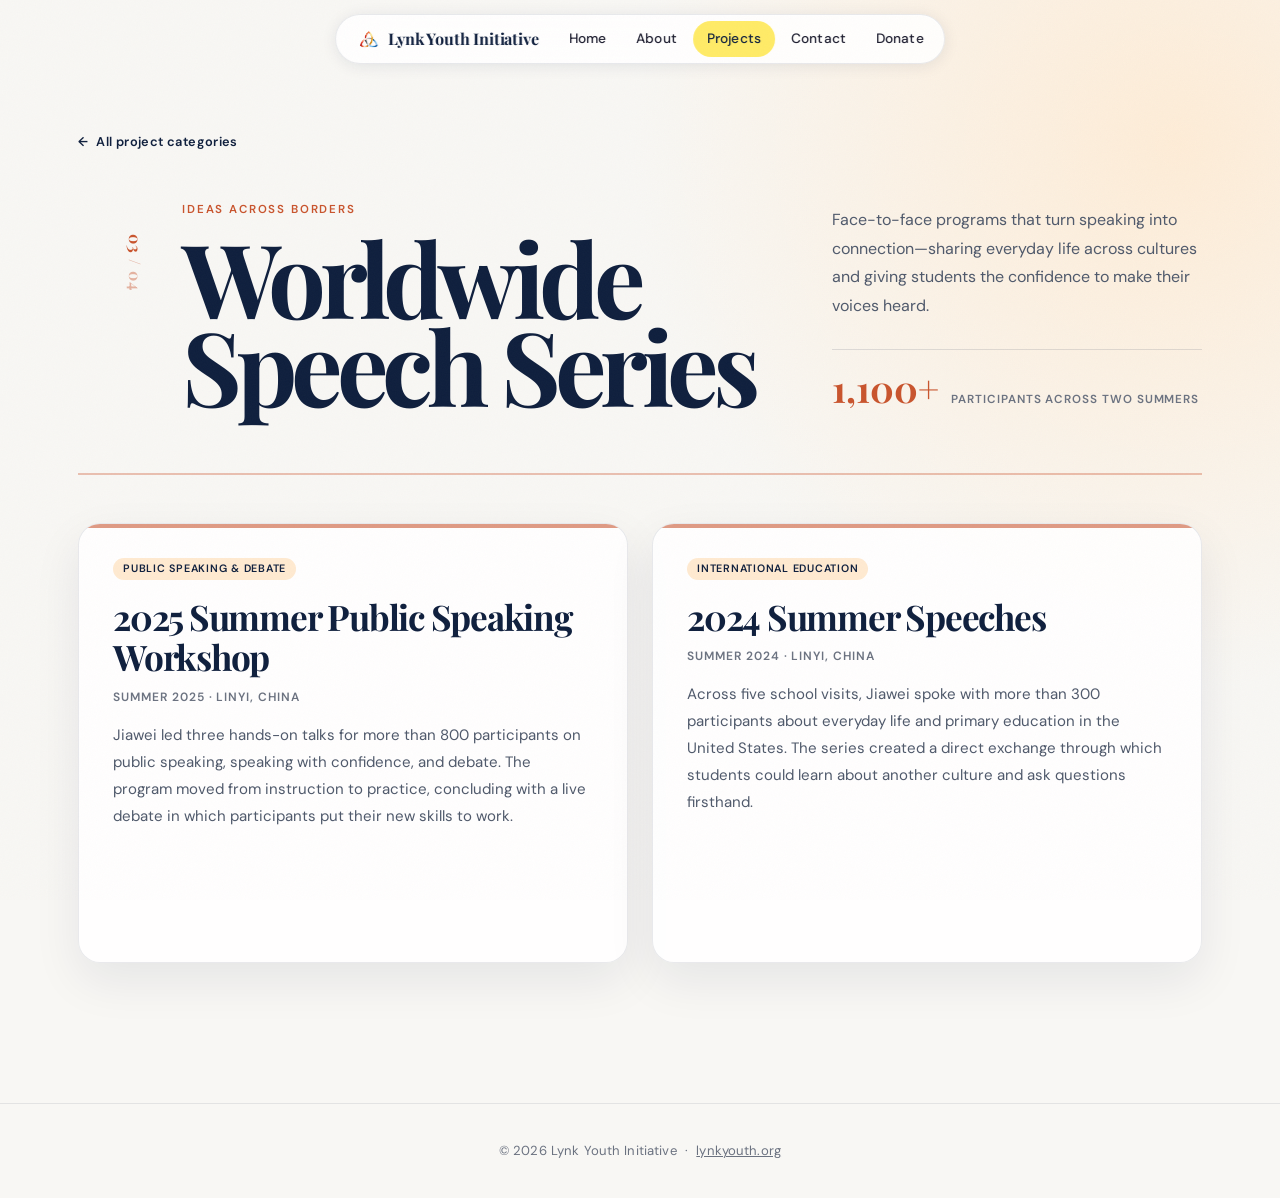
<file: projects-speeches.html>
<!doctype html>
<html lang="en">
<head>
  <meta charset="utf-8" />
  <meta name="viewport" content="width=device-width, initial-scale=1" />
  <title>Worldwide Speech Series | Lynk Youth Initiative</title>
  <meta name="description" content="Explore Lynk Youth Initiative's international education, public speaking, and debate programs." />
  <link rel="stylesheet" href="styles.css?v=20260806-1" />
  <link rel="icon" type="image/png" href="brand_assets/images/smalllogowithoutbg.png" />
</head>
<body class="project-category-page project-theme-speech" data-project-theme="speech">
<div class="category-entry-wash" aria-hidden="true"></div>

<nav>
  <a href="index.html" class="nav-brand"><img src="brand_assets/images/smalllogowithoutbg.png" alt="" class="nav-brand-icon"><span class="nav-brand-label">Lynk Youth Initiative</span></a>
  <div class="nav-links">
    <a href="index.html">Home</a>
    <a href="about.html">About</a>
    <a href="projects.html" class="active">Projects</a>
    <a href="contact.html">Contact</a>
    <a href="donate.html">Donate</a>
  </div>
</nav>

<main class="project-category-main">
  <a class="project-category-back" href="projects.html"><span aria-hidden="true">←</span> All project categories</a>

  <header class="project-category-hero">
    <div class="project-category-index">03 <span>/ 04</span></div>
    <div class="project-category-heading">
      <p class="project-category-kicker">Ideas across borders</p>
      <h1>Worldwide<br>Speech Series</h1>
    </div>
    <div class="project-category-summary">
      <p>Face-to-face programs that turn speaking into connection—sharing everyday life across cultures and giving students the confidence to make their voices heard.</p>
      <div class="project-category-count"><strong>1,100+</strong><span>participants across two summers</span></div>
    </div>
  </header>

  <section class="project-detail-grid project-detail-grid--featured" aria-label="Worldwide Speech Series programs">
    <article class="project-detail-card">
      <span class="source-badge">Public Speaking &amp; Debate</span>
      <h2>2025 Summer Public Speaking Workshop</h2>
      <p class="project-date">Summer 2025 · Linyi, China</p>
      <p>Jiawei led three hands-on talks for more than 800 participants on public speaking, speaking with confidence, and debate. The program moved from instruction to practice, concluding with a live debate in which participants put their new skills to work.</p>
    </article>

    <article class="project-detail-card">
      <span class="source-badge">International Education</span>
      <h2>2024 Summer Speeches</h2>
      <p class="project-date">Summer 2024 · Linyi, China</p>
      <p>Across five school visits, Jiawei spoke with more than 300 participants about everyday life and primary education in the United States. The series created a direct exchange through which students could learn about another culture and ask questions firsthand.</p>
    </article>
  </section>
</main>

<footer>&copy; 2026 Lynk Youth Initiative &nbsp;&middot;&nbsp; <a href="https://www.lynkyouth.org" style="color: inherit;">lynkyouth.org</a></footer>
<script src="projects.js"></script>
</body>
</html>
</file>
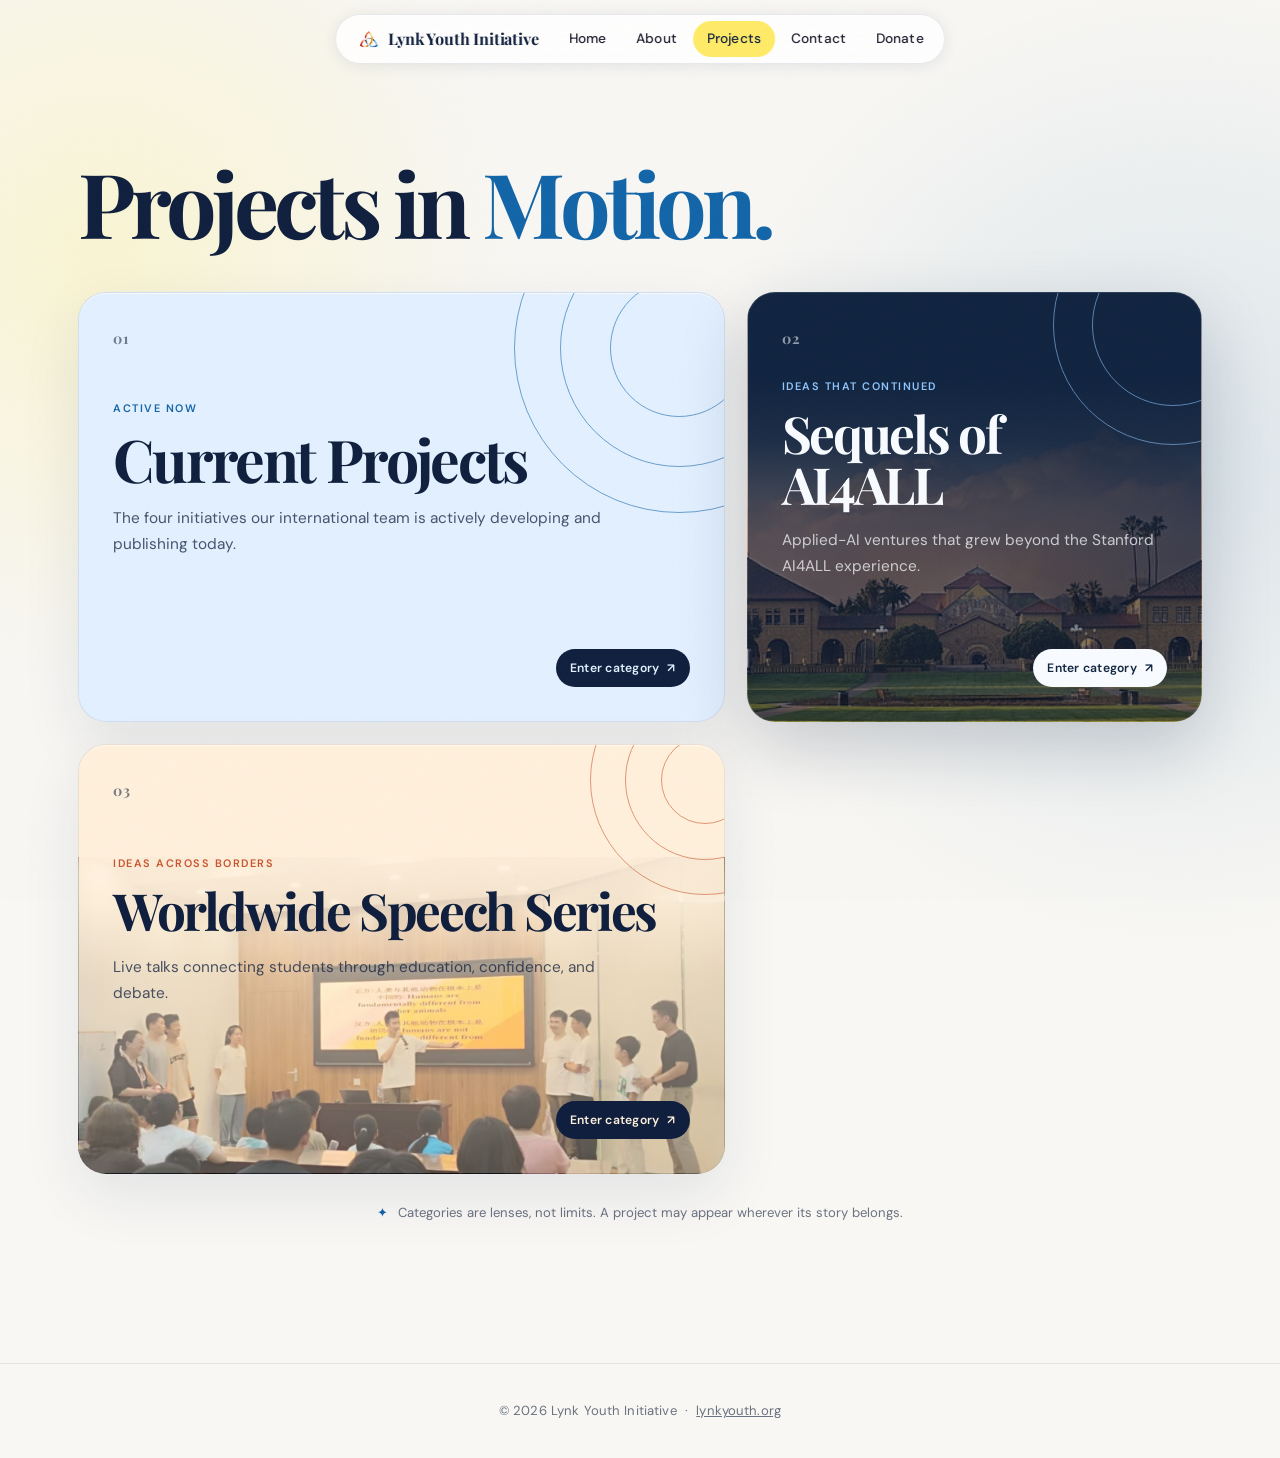
<file: projects.html>
<!doctype html>
<html lang="en">
<head>
  <meta charset="utf-8" />
  <meta name="viewport" content="width=device-width, initial-scale=1" />
  <title>Projects | Lynk Youth Initiative</title>
  <meta name="description" content="Explore Lynk Youth Initiative projects by category, from current ventures and AI4ALL continuations to international speeches and youth journalism." />
  <link rel="stylesheet" href="styles.css?v=20260806-1" />
  <link rel="icon" type="image/png" href="brand_assets/images/smalllogowithoutbg.png" />
</head>

<body class="project-hub">

<nav>
  <a href="index.html" class="nav-brand"><img src="brand_assets/images/smalllogowithoutbg.png" alt="" class="nav-brand-icon"><span class="nav-brand-label">Lynk Youth Initiative</span></a>
  <div class="nav-links">
    <a href="index.html">Home</a>
    <a href="about.html">About</a>
    <a href="projects.html" class="active">Projects</a>
    <a href="contact.html">Contact</a>
    <a href="donate.html">Donate</a>
  </div>
</nav>

<main class="project-hub-main">
  <header class="project-hub-hero">
    <h1 aria-label="Projects in Motion.">Projects in <span class="project-motion-word" aria-hidden="true"><span>M</span><span>o</span><span>t</span><span>i</span><span>o</span><span>n</span><span>.</span></span></h1>
  </header>

  <section class="project-portal-grid" aria-label="Project categories">
    <a class="project-portal project-portal--current project-portal--wide" href="projects-current.html" data-portal="current">
      <span class="project-portal-number">01</span>
      <span class="project-portal-orbit" aria-hidden="true"></span>
      <span class="project-portal-copy">
        <span class="project-portal-kicker">Active now</span>
        <span class="project-portal-title">Current Projects</span>
        <span class="project-portal-description">The four initiatives our international team is actively developing and publishing today.</span>
      </span>
      <span class="project-portal-footer">
        <span class="project-portal-enter">Enter category <span aria-hidden="true">↗</span></span>
      </span>
    </a>

    <a class="project-portal project-portal--ai" href="projects-ai4all.html" data-portal="ai">
      <span class="project-portal-number">02</span>
      <span class="project-portal-rings" aria-hidden="true"></span>
      <span class="project-portal-copy">
        <span class="project-portal-kicker">Ideas that continued</span>
        <span class="project-portal-title">Sequels of AI4ALL</span>
        <span class="project-portal-description">Applied-AI ventures that grew beyond the Stanford AI4ALL experience.</span>
      </span>
      <span class="project-portal-footer">
        <span class="project-portal-enter">Enter category <span aria-hidden="true">↗</span></span>
      </span>
    </a>

    <a class="project-portal project-portal--speech project-portal--wide" href="projects-speeches.html" data-portal="speech">
      <span class="project-portal-number">03</span>
      <span class="project-portal-signal" aria-hidden="true"></span>
      <span class="project-portal-copy">
        <span class="project-portal-kicker">Ideas across borders</span>
        <span class="project-portal-title">Worldwide Speech Series</span>
        <span class="project-portal-description">Live talks connecting students through education, confidence, and debate.</span>
      </span>
      <span class="project-portal-footer">
        <span class="project-portal-enter">Enter category <span aria-hidden="true">↗</span></span>
      </span>
    </a>

    <!-- Hawks Communications Team category is temporarily hidden; its page and markup remain available.
    <a class="project-portal project-portal--hawks project-portal--wide" href="projects-hawks.html" data-portal="hawks">
      <span class="project-portal-number">04</span>
      <span class="project-portal-lines" aria-hidden="true"></span>
      <span class="project-portal-copy">
        <span class="project-portal-kicker">Community, documented</span>
        <span class="project-portal-title">Hawks Communications Team</span>
        <span class="project-portal-description">Youth reporting, public advocacy, interviews, and community leadership in Lexington.</span>
      </span>
      <span class="project-portal-footer">
        <span class="project-portal-enter">Enter category <span aria-hidden="true">↗</span></span>
      </span>
    </a>
    -->
  </section>

  <p class="project-overlap-note"><span aria-hidden="true">✦</span> Categories are lenses, not limits. A project may appear wherever its story belongs.</p>
</main>

<footer>
  &copy; 2026 Lynk Youth Initiative &nbsp;&middot;&nbsp; <a href="https://www.lynkyouth.org" style="color: inherit;">lynkyouth.org</a>
</footer>

<script src="projects.js"></script>
</body>
</html>
</file>
<file: styles.css>
/* ── Google Fonts ─────────────────────────────────────── */
@import url('https://fonts.googleapis.com/css2?family=Playfair+Display:ital,wght@0,600;0,700;1,600&family=DM+Sans:opsz,wght@9..40,300;9..40,400;9..40,500;9..40,600&display=swap');

/* ── Design Tokens ────────────────────────────────────── */
:root {
  --yellow: #FFEB67;
  --yellow-hover: #ffe033;
  --logo-blue: #1265a8;
  --logo-blue-hover: #0b4f86;
  --blue-soft: #ddeaff;
  --navy: #0f1f3d;
  --ink: #1c1c2e;
  --muted: #6b7280;
  --bg: #f8f7f4;
  --white: #ffffff;
  --border: rgba(15, 31, 61, 0.09);
  --shadow-sm: 0 2px 14px rgba(15, 31, 61, 0.07);
  --shadow-md: 0 10px 36px rgba(15, 31, 61, 0.13);
  --radius: 16px;
  --max-w: 1100px;
}

/* ── Reset ────────────────────────────────────────────── */
*, *::before, *::after { box-sizing: border-box; margin: 0; padding: 0; }
html { scroll-behavior: smooth; }

body {
  font-family: 'DM Sans', sans-serif;
  background: var(--bg);
  color: var(--ink);
  line-height: 1.65;
  font-size: 16px;
  -webkit-font-smoothing: antialiased;
  padding-top: 80px; /* space for fixed floating nav */
}

/* Home page: single-screen, no scroll */
body.page-home {
  overflow: hidden;
  height: 100dvh;
}
body.page-home footer { display: none; }

/* Grain noise overlay — fixed, never scrolls */
body::after {
  content: '';
  position: fixed;
  inset: 0;
  pointer-events: none;
  z-index: 9998;
  opacity: 0.028;
  background-image: url("data:image/svg+xml,%3Csvg xmlns='http://www.w3.org/2000/svg' width='300' height='300'%3E%3Cfilter id='n'%3E%3CfeTurbulence type='fractalNoise' baseFrequency='0.82' numOctaves='4' stitchTiles='stitch'/%3E%3C/filter%3E%3Crect width='300' height='300' filter='url(%23n)'/%3E%3C/svg%3E");
  background-size: 300px 300px;
}

/* ── Scroll-reveal entry animations ──────────────────────── */
[data-reveal] {
  opacity: 0;
  transform: translateY(28px);
  filter: blur(5px);
  transition:
    opacity  0.85s cubic-bezier(0.16, 1, 0.3, 1),
    transform 0.85s cubic-bezier(0.16, 1, 0.3, 1),
    filter   0.85s cubic-bezier(0.16, 1, 0.3, 1);
}
[data-reveal].is-visible {
  opacity: 1;
  transform: none;
  filter: none;
}
[data-reveal][data-delay="1"] { transition-delay: 0.05s; }
[data-reveal][data-delay="2"] { transition-delay: 0.15s; }
[data-reveal][data-delay="3"] { transition-delay: 0.25s; }
[data-reveal][data-delay="4"] { transition-delay: 0.38s; }
[data-reveal][data-delay="5"] { transition-delay: 0.52s; }

/* ── Nav — Floating Glass Pill ────────────────────────── */
nav {
  position: fixed;
  top: 14px;
  left: 50%;
  transform: translateX(-50%);
  z-index: 200;
  background: rgba(255, 255, 255, 0.88);
  backdrop-filter: blur(24px);
  -webkit-backdrop-filter: blur(24px);
  border: 1px solid rgba(15, 31, 61, 0.09);
  border-radius: 100px;
  box-shadow:
    0 2px 16px rgba(15, 31, 61, 0.09),
    inset 0 1px 0 rgba(255, 255, 255, 0.95);
  padding: 0 6px;
  height: 50px;
  width: max-content;
  max-width: calc(100vw - 32px);
  display: flex;
  align-items: center;
  justify-content: space-between;
  gap: 2px;
  margin: 0;
}

.nav-brand {
  font-family: 'Playfair Display', serif;
  font-size: 1rem;
  font-weight: 700;
  color: var(--navy);
  text-decoration: none;
  letter-spacing: -0.01em;
  flex-shrink: 0;
  padding: 7px 14px;
  display: flex;
  align-items: center;
  gap: 8px;
}

.nav-brand-icon {
  width: 24px;
  height: 24px;
  object-fit: contain;
  flex-shrink: 0;
}

.nav-links {
  display: flex;
  gap: 2px;
  align-items: center;
}

nav a {
  text-decoration: none;
  font-weight: 500;
  font-size: 0.85rem;
  color: var(--ink);
  padding: 7px 14px;
  border-radius: 100px;
  transition:
    background 0.3s cubic-bezier(0.16, 1, 0.3, 1),
    color      0.3s cubic-bezier(0.16, 1, 0.3, 1);
  letter-spacing: 0.01em;
  white-space: nowrap;
}

nav a:hover,
nav a.active {
  background: var(--yellow);
  color: var(--navy);
}

/* ── Main container ────────────────────────────────────── */
main {
  max-width: var(--max-w);
  margin: 0 auto;
  padding: 0 28px 80px;
}

/* ── Homepage Hero wrapper + video background ─────────── */
.hero-wrapper {
  position: relative;
  overflow: hidden;
  background: var(--bg);
  /* exactly fills the viewport minus the fixed-nav body padding */
  height: calc(100dvh - 80px);
  display: flex;
  flex-direction: column;
}

/* Globe stage — clips the top of the video; bottom is flush with page bottom */
.hero-video-stage {
  position: absolute;
  bottom: 0;
  left: 0;
  right: 0;
  height: 62vh;
  overflow: hidden;
  z-index: 0;
}

.hero-video {
  position: absolute;
  bottom: 0;       /* video bottom = stage bottom = viewport bottom */
  left: 50%;
  transform: translateX(-50%);
  width: 100%;
  mix-blend-mode: multiply;  /* white video bg disappears on light page bg */
  opacity: 0.88;
  pointer-events: none;
}

/* fades: top edge, sides, and radial corner blends to eliminate hard edges */
.hero-video-mask {
  position: absolute;
  inset: 0;
  background:
    radial-gradient(ellipse 55% 40% at 0%   0%,   var(--bg) 0%, transparent 100%),
    radial-gradient(ellipse 55% 40% at 100% 0%,   var(--bg) 0%, transparent 100%),
    radial-gradient(ellipse 40% 28% at 0%   100%, var(--bg) 0%, transparent 100%),
    radial-gradient(ellipse 40% 28% at 100% 100%, var(--bg) 0%, transparent 100%),
    linear-gradient(to bottom, var(--bg) 0%, var(--bg) 26%, transparent 52%),
    linear-gradient(to right,  var(--bg) 0%, transparent 18%),
    linear-gradient(to left,   var(--bg) 0%, transparent 18%);
  z-index: 1;
  pointer-events: none;
}

.hero-wrapper main {
  position: relative;
  z-index: 2;
  flex: 1;
  display: flex;
  flex-direction: column;
}

/* ── Homepage Hero ─────────────────────────────────────── */
.hero {
  flex: 1;
  display: flex;
  flex-direction: column;
  align-items: center;
  justify-content: flex-start;
  text-align: center;
  padding: 28px 20px 0;
  width: 100%;
  max-width: 860px;
  margin: 0 auto;
  gap: 24px;
}

/* Wordmark + badge + title cluster */
.hero-center {
  display: flex;
  flex-direction: column;
  align-items: center;
  gap: 0;
}

/* Spacing between cluster children */
.hero-center .hero-badge { margin-bottom: 20px; }

.hero-badge {
  display: inline-flex;
  align-items: center;
  gap: 6px;
  background: rgba(255, 235, 103, 0.35);
  border: 1px solid rgba(255, 235, 103, 0.7);
  color: var(--navy);
  font-weight: 600;
  font-size: 0.68rem;
  letter-spacing: 0.14em;
  text-transform: uppercase;
  padding: 5px 16px 5px 10px;
  border-radius: 100px;
}
.hero-badge::before {
  content: '';
  width: 6px;
  height: 6px;
  border-radius: 50%;
  background: var(--yellow);
  box-shadow: 0 0 0 3px rgba(255, 235, 103, 0.4);
  flex-shrink: 0;
}

.homepage-wordmark {
  display: inline-flex;
  align-items: center;
  gap: 10px;
  padding: 0;
  background: none;
  border: none;
  border-radius: 0;
  box-shadow: none;
}

.wordmark-icon {
  width: 32px;
  height: 32px;
  object-fit: contain;
  flex-shrink: 0;
  opacity: 0.85;
}

.wordmark-text {
  font-family: 'DM Sans', sans-serif;
  font-size: 0.95rem;
  font-weight: 600;
  color: var(--navy);
  letter-spacing: 0.01em;
  line-height: 1;
  white-space: nowrap;
  opacity: 0.75;
}

.homepage-title {
  font-family: 'Playfair Display', serif;
  font-size: clamp(3.4rem, 7.5vw, 6rem);
  color: var(--navy);
  line-height: 1.05;
  letter-spacing: -0.03em;
  text-align: center;
}

/* Italic second line — editorial accent colour */
.homepage-title em {
  font-style: italic;
  font-weight: 600;
  color: var(--logo-blue);
  display: block;
}

.mission-statement {
  font-size: clamp(1rem, 2vw, 1.2rem);
  font-family: 'Playfair Display', serif;
  font-style: italic;
  color: var(--muted);
  max-width: 500px;
  margin: 0 auto 28px;
  text-align: center;
  line-height: 1.6;
}

.hero-body {
  font-size: 0.92rem;
  color: var(--ink);
  max-width: 460px;
  line-height: 1.85;
  letter-spacing: 0.005em;
  text-align: center;
  background: rgba(255, 255, 255, 0.38);
  backdrop-filter: blur(12px);
  -webkit-backdrop-filter: blur(12px);
  border: 1px solid rgba(15, 31, 61, 0.07);
  border-radius: 14px;
  padding: 14px 24px;
  box-shadow: 0 2px 16px rgba(15, 31, 61, 0.07);
}

/* ── Button-in-Button CTA ─────────────────────────────── */
.hero-cta {
  display: inline-flex;
  align-items: center;
  gap: 10px;
  padding: 10px 10px 10px 22px;
  background: var(--navy);
  color: var(--white);
  border-radius: 100px;
  text-decoration: none;
  font-size: 0.88rem;
  font-weight: 500;
  letter-spacing: 0.01em;
  margin-top: 28px;
  transition:
    background  0.4s cubic-bezier(0.16, 1, 0.3, 1),
    transform   0.4s cubic-bezier(0.16, 1, 0.3, 1),
    box-shadow  0.4s cubic-bezier(0.16, 1, 0.3, 1);
  box-shadow: 0 4px 20px rgba(15, 31, 61, 0.2);
}
.hero-cta:hover {
  background: #1a3060;
  transform: translateY(-2px);
  box-shadow: 0 8px 28px rgba(15, 31, 61, 0.28);
}
.hero-cta-icon {
  width: 34px;
  height: 34px;
  border-radius: 50%;
  background: rgba(255, 255, 255, 0.12);
  display: flex;
  align-items: center;
  justify-content: center;
  font-size: 0.95rem;
  flex-shrink: 0;
  transition: transform 0.4s cubic-bezier(0.16, 1, 0.3, 1);
}
.hero-cta:hover .hero-cta-icon {
  transform: translate(2px, -2px) scale(1.1);
}

.hero-divider {
  width: 48px;
  height: 3px;
  background: var(--yellow);
  border: none;
  border-radius: 2px;
  margin: 40px auto 0;
}

/* ── Page Hero (about / projects) ─────────────────────── */
.page-hero {
  text-align: center;
  padding: 64px 20px 48px;
  border-bottom: 1px solid var(--border);
  margin-bottom: 48px;
}

.page-hero h1 {
  font-family: 'Playfair Display', serif;
  font-size: clamp(1.9rem, 4vw, 2.7rem);
  color: var(--navy);
  letter-spacing: -0.02em;
  margin-bottom: 16px;
}

.page-hero p {
  max-width: 580px;
  margin: 0 auto;
  color: var(--muted);
  font-size: 1rem;
  line-height: 1.75;
}

/* ── Info sections ─────────────────────────────────────── */
.mission-section,
.members-intro {
  background: var(--white);
  padding: 36px 40px;
  margin-bottom: 24px;
  border-radius: var(--radius);
  box-shadow: var(--shadow-sm);
  border: 1px solid var(--border);
}

.mission-section h2,
.members-intro h2 {
  font-family: 'Playfair Display', serif;
  font-size: 1.45rem;
  color: var(--navy);
  margin-bottom: 12px;
  letter-spacing: -0.01em;
}

.mission-section p,
.members-intro p {
  color: #4a4a5a;
  line-height: 1.8;
  font-size: 0.97rem;
}

/* ── Members Grid ──────────────────────────────────────── */
.members-grid {
  display: grid;
  grid-template-columns: repeat(auto-fit, minmax(260px, 1fr));
  gap: 24px;
  margin-top: 24px;
}

.member-card {
  background: var(--white);
  padding: 32px 24px 28px;
  border-radius: var(--radius);
  box-shadow: var(--shadow-sm);
  border: 1px solid var(--border);
  text-align: center;
  transition: transform 0.22s ease, box-shadow 0.22s ease;
  cursor: pointer;
}

.member-card:hover {
  transform: translateY(-6px);
  box-shadow: var(--shadow-md);
}

.member-card img {
  width: 112px;
  height: 112px;
  border-radius: 50%;
  object-fit: cover;
  margin: 0 auto 18px;
  display: block;
  border: 3px solid var(--yellow);
}

.member-photo-frame {
  width: 112px;
  height: 112px;
  margin: 0 auto 18px;
  overflow: hidden;
  border: 3px solid var(--yellow);
  border-radius: 50%;
}

.member-photo-frame img {
  width: 100%;
  height: 100%;
  margin: 0;
  border: 0;
  border-radius: 0;
  object-fit: cover;
  transform: scale(1.04);
}

.member-photo-frame--jiawei img {
  transform: translateX(3px) scale(1.02);
}

.member-photo-frame--jiawei {
  background: #43565a;
}

.member-photo-frame--aiden img {
  transform: translateY(3px) scale(1.04);
}

.member-photo-placeholder {
  width: 112px;
  height: 112px;
  border-radius: 50%;
  margin: 0 auto 18px;
  display: grid;
  place-items: center;
  border: 3px solid var(--yellow);
  background:
    radial-gradient(circle at 30% 25%, rgba(255, 255, 255, 0.85), transparent 34%),
    linear-gradient(145deg, #edf2ff, #d8e3fb);
  color: var(--navy);
  font-family: 'Playfair Display', serif;
  font-size: 1.7rem;
  font-weight: 700;
  letter-spacing: 0.04em;
}

.member-card h3 {
  font-family: 'Playfair Display', serif;
  font-size: 1.1rem;
  color: var(--navy);
  margin-bottom: 8px;
  letter-spacing: -0.01em;
}

.member-role {
  display: inline-block;
  background: var(--yellow);
  color: var(--navy);
  font-size: 0.7rem;
  font-weight: 600;
  letter-spacing: 0.07em;
  text-transform: uppercase;
  padding: 3px 12px;
  border-radius: 100px;
  margin-bottom: 14px;
}

.member-card p {
  font-size: 0.85rem;
  color: var(--muted);
  line-height: 1.65;
  margin-bottom: 3px;
}

.member-card p strong {
  color: var(--ink);
  font-weight: 500;
}

/* ── Member Map ───────────────────────────────────────── */
.member-map-section {
  margin-top: 72px;
  padding: 36px;
  background:
    radial-gradient(circle at 8% 0%, rgba(255, 235, 103, 0.22), transparent 34%),
    linear-gradient(145deg, rgba(255, 255, 255, 0.98), rgba(248, 250, 255, 0.96));
  border: 1px solid var(--border);
  border-radius: calc(var(--radius) + 4px);
  box-shadow: var(--shadow-md);
}

.member-map-heading {
  display: flex;
  align-items: end;
  justify-content: space-between;
  gap: 36px;
  margin-bottom: 24px;
}

.member-map-kicker {
  display: block;
  margin-bottom: 6px;
  color: var(--logo-blue);
  font-size: 0.72rem;
  font-weight: 700;
  letter-spacing: 0.12em;
  text-transform: uppercase;
}

.member-map-heading h2 {
  font-family: 'Playfair Display', serif;
  color: var(--navy);
  font-size: clamp(1.8rem, 4vw, 2.6rem);
  letter-spacing: -0.025em;
}

.member-map-heading p {
  max-width: 400px;
  color: var(--muted);
  font-size: 0.93rem;
  line-height: 1.7;
  text-align: right;
}

.member-map-shell {
  position: relative;
  overflow: hidden;
  isolation: isolate;
  border: 1px solid rgba(15, 31, 61, 0.14);
  border-radius: calc(var(--radius) - 3px);
  box-shadow: 0 18px 40px rgba(15, 31, 61, 0.13), 0 3px 10px rgba(15, 31, 61, 0.07);
}

#member-map {
  width: 100%;
  height: 520px;
  background: #e9eef3;
}

.member-map-loading {
  display: grid;
  min-height: 100%;
  place-items: center;
  color: var(--muted);
  text-align: center;
  padding: 32px;
}

.member-map-key {
  position: absolute;
  z-index: 500;
  right: 14px;
  bottom: 14px;
  display: flex;
  align-items: center;
  gap: 9px;
  padding: 9px 13px;
  background: rgba(255, 255, 255, 0.94);
  border: 1px solid rgba(15, 31, 61, 0.13);
  border-radius: 100px;
  box-shadow: 0 8px 22px rgba(15, 31, 61, 0.15);
  color: var(--navy);
  font-size: 0.75rem;
  font-weight: 600;
  pointer-events: none;
}

.member-map-key-pin {
  width: 12px;
  height: 12px;
  background: #d93b3b;
  border: 2px solid #fff;
  border-radius: 50% 50% 50% 0;
  box-shadow: 0 2px 5px rgba(93, 13, 13, 0.28);
  transform: rotate(-45deg);
}

.member-map-marker {
  background: transparent;
  border: 0;
}

.member-map-pin {
  position: absolute;
  left: 3px;
  top: 2px;
  display: grid;
  width: 27px;
  height: 27px;
  place-items: center;
  background: #d93b3b;
  border: 2px solid #fff;
  border-radius: 50% 50% 50% 0;
  box-shadow: 0 7px 14px rgba(93, 13, 13, 0.34);
  transform: rotate(-45deg);
  transform-origin: 50% 50%;
  transition: transform 0.18s ease;
}

.member-map-pin span {
  width: 8px;
  height: 8px;
  background: #fff;
  border-radius: 50%;
}

.member-map-marker:hover .member-map-pin,
.member-map-marker:focus .member-map-pin {
  transform: rotate(-45deg) scale(1.16);
}

.member-map-marker:focus {
  outline: 3px solid rgba(18, 101, 168, 0.35);
  outline-offset: 4px;
}

.member-map-marker:active .member-map-pin {
  transform: rotate(-45deg) scale(0.96);
}

#member-map .leaflet-control-zoom a {
  color: var(--navy);
}

#member-map .leaflet-control-zoom a:focus-visible {
  outline: 3px solid rgba(18, 101, 168, 0.4);
  outline-offset: 1px;
}

#member-map .leaflet-popup-content-wrapper {
  border-radius: 12px;
  box-shadow: 0 14px 34px rgba(15, 31, 61, 0.2);
}

#member-map .leaflet-popup-content {
  margin: 14px 18px;
  color: var(--ink);
  font-family: 'DM Sans', sans-serif;
  line-height: 1.55;
}

#member-map .leaflet-popup-content strong {
  color: var(--navy);
  font-family: 'Playfair Display', serif;
  font-size: 1rem;
}

/* ── Projects Page ─────────────────────────────────────── */
.projects-page-hero {
  text-align: center;
  padding: 60px 20px 0;
}

.projects-page-hero h1 {
  font-family: 'Playfair Display', serif;
  font-size: clamp(2rem, 4.5vw, 3rem);
  color: var(--navy);
  letter-spacing: -0.025em;
  margin-bottom: 14px;
}

.projects-page-hero p {
  color: var(--muted);
  font-size: 1rem;
  font-style: italic;
  max-width: 520px;
  margin: 0 auto;
  line-height: 1.75;
}

.projects-section-block {
  margin-top: 64px;
}

.projects-section-block + .projects-section-block {
  margin-top: 80px;
}

.section-eyebrow {
  display: inline-block;
  font-size: 0.7rem;
  font-weight: 600;
  letter-spacing: 0.12em;
  text-transform: uppercase;
  color: var(--muted);
  margin-bottom: 8px;
}

.section-heading {
  font-family: 'Playfair Display', serif;
  font-size: clamp(1.6rem, 3vw, 2.2rem);
  color: var(--navy);
  letter-spacing: -0.02em;
  margin-bottom: 8px;
}

.section-subhead {
  color: var(--muted);
  font-size: 0.9rem;
  max-width: 600px;
  line-height: 1.75;
  font-style: italic;
  margin-bottom: 0;
}

.section-divider {
  width: 100%;
  border: none;
  border-top: 2px solid var(--border);
  margin: 20px 0 36px;
}

.activity-category-group {
  margin-bottom: 44px;
}

.activity-category-header {
  display: flex;
  align-items: baseline;
  gap: 14px;
  margin-bottom: 16px;
  flex-wrap: wrap;
}

.category-tag {
  font-family: 'Playfair Display', serif;
  font-size: 1.15rem;
  font-weight: 600;
  color: var(--navy);
  padding-left: 14px;
  position: relative;
}

.category-tag::before {
  content: '';
  position: absolute;
  left: 0;
  top: 2px;
  bottom: 2px;
  width: 4px;
  background: var(--yellow);
  border-radius: 2px;
}

.category-quip {
  font-size: 0.82rem;
  color: var(--muted);
  font-style: italic;
}

.subcategory-label {
  font-size: 0.68rem;
  font-weight: 600;
  letter-spacing: 0.1em;
  text-transform: uppercase;
  color: var(--muted);
  margin: 24px 0 10px;
  padding-bottom: 8px;
  border-bottom: 1px solid var(--border);
}

.source-badge {
  display: inline-block;
  background: var(--blue-soft);
  color: var(--navy);
  font-size: 0.67rem;
  font-weight: 600;
  letter-spacing: 0.07em;
  text-transform: uppercase;
  padding: 2px 10px;
  border-radius: 100px;
  margin-bottom: 10px;
}

.card-link {
  display: inline-block;
  margin-top: 16px;
  font-size: 0.8rem;
  font-weight: 600;
  color: var(--navy);
  text-decoration: none;
  padding: 6px 14px;
  background: var(--yellow);
  border-radius: 100px;
  transition: background 0.15s, transform 0.15s;
  letter-spacing: 0.02em;
}

.card-link:hover {
  background: var(--yellow-hover);
  transform: translateX(3px);
}

.card-links {
  display: flex;
  flex-wrap: wrap;
  gap: 10px;
  margin-top: 16px;
}

.card-links .card-link {
  margin-top: 0;
}

/* Future section */
.future-grid {
  display: grid;
  grid-template-columns: repeat(auto-fit, minmax(260px, 1fr));
  gap: 24px;
  margin-top: 8px;
}

.future-card {
  border: 2px dashed rgba(15, 31, 61, 0.15);
  border-radius: var(--radius);
  padding: 44px 28px;
  text-align: center;
  background: transparent;
}

.future-card-icon {
  font-size: 1.8rem;
  margin-bottom: 14px;
  opacity: 0.35;
}

.future-card p {
  font-size: 0.87rem;
  line-height: 1.7;
  color: var(--muted);
  font-style: italic;
}

/* Card stagger animation */
@keyframes fadeUp {
  from { opacity: 0; transform: translateY(14px); }
  to   { opacity: 1; transform: translateY(0); }
}

.project-card { animation: fadeUp 0.35s ease both; }
.project-card:nth-child(2) { animation-delay: 0.07s; }
.project-card:nth-child(3) { animation-delay: 0.14s; }
.project-card:nth-child(4) { animation-delay: 0.21s; }
.project-card:nth-child(5) { animation-delay: 0.28s; }

/* ── Projects (legacy) ─────────────────────────────────── */
.page-title {
  font-family: 'Playfair Display', serif;
  font-size: clamp(1.9rem, 4vw, 2.7rem);
  color: var(--navy);
  text-align: center;
  margin-top: 64px;
  margin-bottom: 16px;
  letter-spacing: -0.02em;
}

.projects-intro {
  text-align: center;
  max-width: 580px;
  margin: 0 auto 52px;
  color: var(--muted);
  font-size: 1rem;
  line-height: 1.75;
}

.projects-grid {
  display: grid;
  grid-template-columns: repeat(auto-fit, minmax(300px, 1fr));
  gap: 28px;
  max-width: var(--max-w);
  margin: auto;
}

.project-card {
  background: var(--white);
  padding: 32px;
  border-radius: var(--radius);
  box-shadow: var(--shadow-sm);
  border: 1px solid var(--border);
  transition: transform 0.22s ease, box-shadow 0.22s ease;
}

.project-card:hover {
  transform: translateY(-6px);
  box-shadow: var(--shadow-md);
}

.project-card h2 {
  font-family: 'Playfair Display', serif;
  font-size: 1.25rem;
  color: var(--navy);
  margin-bottom: 8px;
  letter-spacing: -0.01em;
}

.project-date {
  font-size: 0.75rem;
  font-weight: 600;
  letter-spacing: 0.08em;
  text-transform: uppercase;
  color: var(--muted);
  margin-bottom: 14px;
}

.project-card p:not(.project-date) {
  font-size: 0.91rem;
  color: #4a4a5a;
  line-height: 1.75;
}

/* ── Modal ─────────────────────────────────────────────── */
.modal-overlay {
  display: none;
  position: fixed;
  inset: 0;
  background: rgba(15, 31, 61, 0.55);
  backdrop-filter: blur(5px);
  -webkit-backdrop-filter: blur(5px);
  z-index: 1000;
  justify-content: center;
  align-items: center;
  padding: 20px;
}

.modal-box {
  background: var(--white);
  max-width: 600px;
  width: 100%;
  padding: 44px;
  border-radius: 20px;
  box-shadow: 0 28px 72px rgba(15, 31, 61, 0.22);
  position: relative;
  animation: modalFade 0.22s ease;
}

.modal-box h2 {
  font-family: 'Playfair Display', serif;
  font-size: 1.8rem;
  color: var(--navy);
  margin-bottom: 18px;
  letter-spacing: -0.02em;
}

.modal-box p {
  color: #4a4a5a;
  line-height: 1.8;
  font-size: 0.97rem;
}

.close-button {
  position: absolute;
  top: 16px;
  right: 18px;
  background: var(--bg);
  border: none;
  width: 34px;
  height: 34px;
  border-radius: 50%;
  font-size: 20px;
  cursor: pointer;
  color: var(--muted);
  display: flex;
  align-items: center;
  justify-content: center;
  transition: background 0.15s, color 0.15s;
  line-height: 1;
}

.close-button:hover {
  background: var(--yellow);
  color: var(--navy);
}

@keyframes modalFade {
  from { opacity: 0; transform: translateY(12px); }
  to   { opacity: 1; transform: translateY(0); }
}

/* ── Footer ─────────────────────────────────────────────── */
footer {
  text-align: center;
  padding: 36px 28px;
  border-top: 1px solid var(--border);
  margin-top: 60px;
  font-size: 0.82rem;
  color: var(--muted);
  letter-spacing: 0.01em;
}

/* ── Responsive ──────────────────────────────────────────── */
@media (max-width: 640px) {
  main { padding: 0 18px 60px; }
  .mission-section, .members-intro { padding: 24px 20px; }
  .member-map-section { margin-top: 48px; padding: 24px 18px 18px; }
  .member-map-heading { display: block; }
  .member-map-heading p { margin-top: 10px; text-align: left; }
  #member-map { height: 430px; }
  .member-map-key { right: 10px; bottom: 10px; }
  .modal-box { padding: 28px 24px; }
}

/* Globe: bigger and lower on mobile */
@media (max-width: 600px) {
  .hero-video-stage {
    height: 72vh;
  }
  .hero-video {
    width: 150%;
  }
}

/* Single-row nav: hide brand label, tighten link padding */
@media (max-width: 600px) {
  nav {
    padding: 0 4px;
    height: 46px;
    flex-wrap: nowrap;
    gap: 1px;
  }
  .nav-brand-label { display: none; }
  .nav-brand { padding: 5px 10px; }
  .nav-links { flex-wrap: nowrap; gap: 0; }
  nav a { padding: 5px 9px; font-size: 0.78rem; letter-spacing: 0; }
}

/* ── Project portal experience ─────────────────────────── */
.project-hub {
  background:
    radial-gradient(circle at 8% 18%, rgba(255, 235, 103, 0.24), transparent 26rem),
    radial-gradient(circle at 92% 32%, rgba(18, 101, 168, 0.12), transparent 30rem),
    var(--bg);
}

.project-hub-main,
.project-category-main {
  max-width: 1180px;
}

.project-hub-hero {
  max-width: 900px;
  padding: 78px 0 46px;
}

.project-hub-kicker,
.project-category-kicker {
  color: var(--logo-blue);
  font-size: 0.72rem;
  font-weight: 600;
  letter-spacing: 0.16em;
  text-transform: uppercase;
  margin-bottom: 14px;
}

.project-hub-hero h1 {
  color: var(--navy);
  font-family: 'Playfair Display', serif;
  font-size: clamp(3rem, 7vw, 5.7rem);
  font-weight: 700;
  letter-spacing: -0.055em;
  line-height: 0.98;
}

.project-hub-hero h1 em {
  color: var(--logo-blue);
  font-weight: 600;
}

.project-motion-word {
  color: var(--logo-blue);
  display: inline-flex;
  white-space: nowrap;
}

.project-motion-word > span {
  animation: project-title-flow 3.2s ease-in-out infinite;
  display: inline-block;
  transform-origin: 50% 80%;
}

.project-motion-word > span:nth-child(2) { animation-delay: -2.95s; }
.project-motion-word > span:nth-child(3) { animation-delay: -2.7s; }
.project-motion-word > span:nth-child(4) { animation-delay: -2.45s; }
.project-motion-word > span:nth-child(5) { animation-delay: -2.2s; }
.project-motion-word > span:nth-child(6) { animation-delay: -1.95s; }
.project-motion-word > span:nth-child(7) { animation-delay: -1.7s; }

@keyframes project-title-flow {
  0%, 100% { transform: translateY(0) rotate(0deg); }
  30% { transform: translateY(-0.1em) rotate(-1.5deg); }
  62% { transform: translateY(0.045em) rotate(0.8deg); }
}

.project-hub-intro {
  color: #4f596b;
  font-size: clamp(1rem, 1.8vw, 1.15rem);
  line-height: 1.8;
  margin-top: 28px;
  max-width: 680px;
}

.project-portal-grid {
  display: grid;
  grid-template-columns: repeat(12, minmax(0, 1fr));
  gap: 22px;
}

.project-portal {
  --portal-ink: var(--navy);
  --portal-accent: var(--logo-blue);
  --portal-surface: #eaf3ff;
  color: var(--portal-ink);
  background: var(--portal-surface);
  border: 1px solid rgba(15, 31, 61, 0.08);
  border-radius: 28px;
  box-shadow:
    0 22px 60px rgba(15, 31, 61, 0.09),
    inset 0 1px 0 rgba(255, 255, 255, 0.7);
  display: flex;
  flex-direction: column;
  grid-column: span 5;
  justify-content: space-between;
  min-height: 430px;
  overflow: hidden;
  padding: 34px;
  position: relative;
  text-decoration: none;
  transform: translateY(0) scale(1);
  transition: transform 0.5s cubic-bezier(0.16, 1, 0.3, 1);
  isolation: isolate;
}

.project-portal--wide {
  grid-column: span 7;
}

.project-portal--current {
  --portal-surface: #e3f0ff;
  --portal-accent: #1265a8;
}

.project-portal--ai {
  --portal-ink: #f8fbff;
  --portal-surface: #10233f;
  --portal-accent: #8fc7ff;
  background-color: #10233f;
  background-image:
    linear-gradient(
      to bottom,
      #10233f 0%,
      #10233f 20%,
      rgba(16, 35, 63, 0.93) 34%,
      rgba(16, 35, 63, 0.62) 57%,
      rgba(16, 35, 63, 0.42) 100%
    ),
    url('brand_assets/images/stanford-ai4all.png');
  background-position: center, center top;
  background-repeat: no-repeat;
  background-size: cover, auto 135%;
  border-color: rgba(255, 255, 255, 0.12);
  box-shadow: 0 26px 70px rgba(15, 31, 61, 0.2);
}

.project-portal--speech {
  --portal-surface: #fff0dc;
  --portal-accent: #c9542d;
  background-color: #fff0dc;
  background-image:
    linear-gradient(
      to bottom,
      #fff0dc 0%,
      #fff0dc 20%,
      rgba(255, 240, 220, 0.88) 34%,
      rgba(255, 240, 220, 0.52) 54%,
      rgba(255, 240, 220, 0.28) 100%
    ),
    url('brand_assets/images/worldwide-speech-series.png');
  background-position: center, 47% 112px;
  background-repeat: no-repeat;
  background-size: cover, auto 108%;
}

.project-portal--hawks {
  --portal-surface: #def2ec;
  --portal-accent: #237567;
}

.project-portal::after {
  content: '';
  background: linear-gradient(135deg, rgba(255,255,255,0.36), transparent 55%);
  inset: 0;
  opacity: 0;
  pointer-events: none;
  position: absolute;
  z-index: -1;
  transition: opacity 0.4s ease;
}

.project-portal:hover {
  transform: translateY(-9px) scale(1.008);
}

.project-portal:hover::after {
  opacity: 1;
}

.project-portal:active {
  transform: translateY(-3px) scale(0.993);
}

.project-portal:focus-visible {
  outline: 4px solid var(--yellow);
  outline-offset: 5px;
}

.project-portal-number {
  font-family: 'Playfair Display', serif;
  font-size: 0.9rem;
  font-weight: 700;
  letter-spacing: 0.08em;
  opacity: 0.56;
  position: relative;
  z-index: 2;
}

.project-portal-copy {
  display: block;
  max-width: 560px;
  position: relative;
  z-index: 2;
}

.project-portal-kicker {
  color: var(--portal-accent);
  display: block;
  font-size: 0.68rem;
  font-weight: 600;
  letter-spacing: 0.14em;
  margin-bottom: 12px;
  text-transform: uppercase;
}

.project-portal-title {
  display: block;
  font-family: 'Playfair Display', serif;
  font-size: clamp(2.25rem, 4.6vw, 4.2rem);
  font-weight: 700;
  letter-spacing: -0.045em;
  line-height: 0.98;
  max-width: 560px;
}

.project-portal--ai .project-portal-title,
.project-portal--speech .project-portal-title {
  font-size: clamp(2.15rem, 4vw, 3.4rem);
}

.project-portal-description {
  display: block;
  font-size: 0.96rem;
  line-height: 1.7;
  margin-top: 18px;
  max-width: 490px;
  opacity: 0.74;
}

.project-portal-footer {
  align-items: flex-end;
  display: flex;
  gap: 20px;
  justify-content: flex-end;
  margin-top: 42px;
  position: relative;
  z-index: 2;
}

.project-portal-tags {
  font-size: 0.72rem;
  font-weight: 500;
  letter-spacing: 0.04em;
  line-height: 1.6;
  max-width: 68%;
  opacity: 0.58;
  text-transform: uppercase;
}

.project-portal-enter {
  align-items: center;
  background: var(--portal-ink);
  border-radius: 100px;
  color: var(--portal-surface);
  display: inline-flex;
  flex-shrink: 0;
  font-size: 0.76rem;
  font-weight: 600;
  gap: 8px;
  letter-spacing: 0.02em;
  padding: 9px 14px;
  transform: translateX(0);
  transition: transform 0.35s cubic-bezier(0.16, 1, 0.3, 1);
}

.project-portal:hover .project-portal-enter {
  transform: translateX(4px);
}

.project-portal-orbit,
.project-portal-rings,
.project-portal-signal,
.project-portal-lines {
  opacity: 0.58;
  pointer-events: none;
  position: absolute;
  transition: opacity 0.45s ease, transform 0.7s cubic-bezier(0.16, 1, 0.3, 1);
  z-index: 0;
}

.project-portal-orbit {
  border: 1px solid var(--portal-accent);
  border-radius: 50%;
  height: 330px;
  right: -120px;
  top: -110px;
  width: 330px;
}

.project-portal-orbit::before,
.project-portal-orbit::after {
  border: 1px solid var(--portal-accent);
  border-radius: 50%;
  content: '';
  inset: 45px;
  position: absolute;
}

.project-portal-orbit::after { inset: 95px; }

.project-portal-rings {
  border: 1px solid var(--portal-accent);
  border-radius: 50%;
  height: 240px;
  right: -92px;
  top: -88px;
  width: 240px;
}

.project-portal-rings::before {
  border: 1px solid var(--portal-accent);
  border-radius: 50%;
  content: '';
  inset: 38px;
  position: absolute;
}

.project-portal-signal {
  border: 1px solid var(--portal-accent);
  border-radius: 50%;
  height: 230px;
  right: -96px;
  top: -80px;
  width: 230px;
}

.project-portal-signal::before,
.project-portal-signal::after {
  border: 1px solid var(--portal-accent);
  border-radius: 50%;
  content: '';
  inset: 34px;
  position: absolute;
}

.project-portal-signal::after { inset: 70px; }

.project-portal-lines {
  background: repeating-linear-gradient(90deg, transparent 0 16px, var(--portal-accent) 16px 17px);
  height: 190px;
  right: -24px;
  top: -28px;
  transform: rotate(-12deg);
  width: 310px;
}

.project-portal:hover .project-portal-orbit,
.project-portal:hover .project-portal-rings,
.project-portal:hover .project-portal-signal {
  opacity: 0.78;
  transform: scale(1.08) rotate(8deg);
}

.project-portal:hover .project-portal-lines {
  opacity: 0.78;
  transform: rotate(-8deg) translateX(-8px);
}

.project-overlap-note {
  color: var(--muted);
  font-size: 0.82rem;
  margin: 28px 0 0;
  text-align: center;
}

.project-overlap-note span {
  color: var(--logo-blue);
  margin-right: 6px;
}

/* Portal-to-page zoom transition */
.project-portal-transition {
  margin: 0;
  pointer-events: none;
  position: fixed;
  transform: translate(0, 0) scale(1);
  transform-origin: center;
  transition: transform 0.68s cubic-bezier(0.76, 0, 0.24, 1), opacity 0.24s ease;
  z-index: 10000;
}

.project-portal-transition .project-portal-copy,
.project-portal-transition .project-portal-footer,
.project-portal-transition .project-portal-number {
  transition: opacity 0.28s ease;
}

.project-portal-transition.is-expanding .project-portal-copy,
.project-portal-transition.is-expanding .project-portal-footer,
.project-portal-transition.is-expanding .project-portal-number {
  opacity: 0;
}

.project-page-leaving > nav,
.project-page-leaving > main,
.project-page-leaving > footer {
  opacity: 0;
  transform: scale(0.975);
  transition: opacity 0.36s ease, transform 0.52s cubic-bezier(0.76, 0, 0.24, 1);
}

/* ── Project category pages ───────────────────────────── */
.project-category-page {
  --category-accent: var(--logo-blue);
  --category-soft: #e3f0ff;
  background:
    radial-gradient(circle at 92% 12%, color-mix(in srgb, var(--category-soft) 82%, transparent), transparent 34rem),
    var(--bg);
  overflow-x: clip;
}

.project-theme-ai {
  --category-accent: #346fa8;
  --category-soft: #dcecff;
}

.project-theme-speech {
  --category-accent: #c9542d;
  --category-soft: #ffead1;
}

.project-theme-hawks {
  --category-accent: #237567;
  --category-soft: #d9f0e9;
}

.category-entry-wash {
  background: var(--category-soft);
  inset: 0;
  opacity: 0;
  pointer-events: none;
  position: fixed;
  transform: scale(1);
  z-index: 9999;
}

.project-page-arriving .category-entry-wash {
  opacity: 1;
  transition: opacity 0.68s ease, transform 0.78s cubic-bezier(0.16, 1, 0.3, 1);
}

.project-page-arriving.is-ready .category-entry-wash {
  opacity: 0;
  transform: scale(1.25);
}

.project-page-arriving > nav,
.project-page-arriving > main,
.project-page-arriving > footer {
  opacity: 0;
  transform: scale(0.965);
}

.project-page-arriving.is-ready > nav,
.project-page-arriving.is-ready > main,
.project-page-arriving.is-ready > footer {
  opacity: 1;
  transform: scale(1);
  transition: opacity 0.58s 0.12s ease, transform 0.82s 0.08s cubic-bezier(0.16, 1, 0.3, 1);
}

.project-category-main {
  padding-top: 48px;
}

.project-category-back {
  align-items: center;
  color: var(--navy);
  display: inline-flex;
  font-size: 0.8rem;
  font-weight: 600;
  gap: 8px;
  letter-spacing: 0.03em;
  margin-bottom: 48px;
  text-decoration: none;
  transform: translateX(0);
  transition: transform 0.3s cubic-bezier(0.16, 1, 0.3, 1);
}

.project-category-back:hover { transform: translateX(-5px); }
.project-category-back:active { transform: translateX(-2px) scale(0.98); }
.project-category-back:focus-visible { outline: 3px solid var(--yellow); outline-offset: 5px; }

.project-category-hero {
  align-items: end;
  display: grid;
  gap: 34px;
  grid-template-columns: 70px minmax(0, 1.5fr) minmax(270px, 0.9fr);
  padding-bottom: 66px;
  position: relative;
}

.project-category-hero::after {
  background: var(--category-accent);
  bottom: 0;
  content: '';
  height: 2px;
  left: 0;
  opacity: 0.34;
  position: absolute;
  right: 0;
}

.project-category-index {
  align-self: start;
  color: var(--category-accent);
  font-family: 'Playfair Display', serif;
  font-size: 1rem;
  font-weight: 700;
  letter-spacing: 0.06em;
  padding-top: 34px;
  writing-mode: vertical-rl;
}

.project-category-index span { opacity: 0.42; }

.project-category-kicker {
  color: var(--category-accent);
}

.project-category-heading h1 {
  color: var(--navy);
  font-family: 'Playfair Display', serif;
  font-size: clamp(3.7rem, 8vw, 7.2rem);
  letter-spacing: -0.06em;
  line-height: 0.86;
}

.project-theme-hawks .project-category-heading h1 {
  font-size: clamp(3.2rem, 7vw, 6.3rem);
}

.project-theme-hawks .project-category-title-fit {
  font-size: 0.68em;
}

.project-category-summary > p {
  color: #4f596b;
  font-size: 1rem;
  line-height: 1.8;
}

.project-category-count {
  align-items: baseline;
  border-top: 1px solid rgba(15, 31, 61, 0.12);
  display: flex;
  gap: 12px;
  margin-top: 28px;
  padding-top: 20px;
}

.project-category-count strong {
  color: var(--category-accent);
  font-family: 'Playfair Display', serif;
  font-size: 2.3rem;
  line-height: 1;
}

.project-category-count span {
  color: var(--muted);
  font-size: 0.73rem;
  font-weight: 600;
  letter-spacing: 0.08em;
  text-transform: uppercase;
}

.project-detail-grid {
  display: grid;
  gap: 24px;
  grid-template-columns: repeat(2, minmax(0, 1fr));
  padding-top: 48px;
}

.project-detail-grid--featured .project-detail-card {
  min-height: 440px;
}

.project-detail-grid--compact {
  grid-template-columns: repeat(3, minmax(0, 1fr));
  padding-top: 0;
}

.project-detail-card {
  background: rgba(255, 255, 255, 0.88);
  border: 1px solid rgba(15, 31, 61, 0.09);
  border-radius: 22px;
  box-shadow:
    0 18px 48px rgba(15, 31, 61, 0.08),
    inset 0 1px 0 rgba(255, 255, 255, 0.9);
  display: flex;
  flex-direction: column;
  min-height: 390px;
  overflow: hidden;
  padding: 34px;
  position: relative;
  transform: translateY(0);
  transition: transform 0.42s cubic-bezier(0.16, 1, 0.3, 1);
}

.project-detail-card::before {
  background: var(--category-accent);
  content: '';
  height: 4px;
  left: 0;
  opacity: 0.58;
  position: absolute;
  right: 0;
  top: 0;
  transition: opacity 0.3s ease;
}

.project-detail-card:hover {
  transform: translateY(-7px);
}

.project-detail-card:hover::before { opacity: 1; }

.project-detail-card .source-badge {
  align-self: flex-start;
  background: var(--category-soft);
  color: var(--navy);
}

.project-detail-card h2 {
  color: var(--navy);
  font-family: 'Playfair Display', serif;
  font-size: clamp(1.55rem, 2.8vw, 2.2rem);
  letter-spacing: -0.035em;
  line-height: 1.15;
  margin: 7px 0 10px;
}

.project-detail-card > p:not(.project-date) {
  color: #4f596b;
  font-size: 0.94rem;
  line-height: 1.8;
}

.project-detail-card .card-link,
.project-detail-card .card-links {
  margin-top: auto;
}

.project-detail-card .card-link {
  align-self: flex-start;
  background: var(--category-accent);
  color: #fff;
  transform: translateX(0);
  transition: transform 0.25s cubic-bezier(0.16, 1, 0.3, 1);
}

.project-theme-speech .project-detail-card .card-link { color: #fff; }

.project-detail-card .card-link:hover { transform: translateX(4px); }
.project-detail-card .card-link:active { transform: translateX(2px) scale(0.98); }
.project-detail-card .card-link:focus-visible { outline: 3px solid var(--yellow); outline-offset: 4px; }

.project-detail-section {
  padding-top: 70px;
}

.project-detail-section + .project-detail-section {
  border-top: 1px solid rgba(15, 31, 61, 0.1);
  margin-top: 70px;
}

.project-detail-section-heading {
  align-items: end;
  display: flex;
  gap: 18px;
  justify-content: space-between;
  margin-bottom: 26px;
}

.project-detail-section-heading p {
  color: var(--category-accent);
  font-size: 0.7rem;
  font-weight: 600;
  letter-spacing: 0.13em;
  order: 2;
  text-transform: uppercase;
}

.project-detail-section-heading h2 {
  color: var(--navy);
  font-family: 'Playfair Display', serif;
  font-size: clamp(2rem, 4vw, 3.1rem);
  letter-spacing: -0.04em;
  line-height: 1;
}

@media (max-width: 900px) {
  .project-portal,
  .project-portal--wide {
    grid-column: span 6;
  }

  .project-portal-footer {
    align-items: flex-start;
    flex-direction: column;
  }

  .project-portal-tags { max-width: none; }

  .project-category-hero {
    grid-template-columns: 48px minmax(0, 1fr);
  }

  .project-category-summary {
    grid-column: 2;
    max-width: 620px;
  }

  .project-detail-grid--compact {
    grid-template-columns: repeat(2, minmax(0, 1fr));
  }
}

@media (max-width: 640px) {
  .project-hub-hero {
    padding: 56px 0 38px;
  }

  .project-hub-hero h1 {
    font-size: clamp(2.75rem, 14vw, 4.2rem);
  }

  .project-hub-hero br { display: none; }

  .project-portal-grid { gap: 16px; }

  .project-portal,
  .project-portal--wide {
    border-radius: 22px;
    grid-column: 1 / -1;
    min-height: 385px;
    padding: 26px;
  }

  .project-portal-title,
  .project-portal--ai .project-portal-title,
  .project-portal--speech .project-portal-title {
    font-size: clamp(2.45rem, 12vw, 3.4rem);
  }

  .project-portal-description { font-size: 0.91rem; }

  .project-portal-footer { margin-top: 32px; }

  .project-category-main { padding-top: 28px; }

  .project-category-back { margin-bottom: 34px; }

  .project-category-hero {
    display: block;
    padding-bottom: 42px;
  }

  .project-category-index {
    margin-bottom: 22px;
    padding-top: 0;
    writing-mode: horizontal-tb;
  }

  .project-category-heading h1,
  .project-theme-hawks .project-category-heading h1 {
    font-size: clamp(3.15rem, 16vw, 5rem);
    line-height: 0.9;
  }

  .project-theme-hawks .project-category-heading h1 {
    font-size: clamp(2.3rem, 10vw, 3rem);
  }

  .project-theme-hawks .project-category-title-fit {
    font-size: 0.7em;
  }

  .project-category-summary { margin-top: 30px; }

  .project-detail-grid,
  .project-detail-grid--compact {
    grid-template-columns: 1fr;
    padding-top: 34px;
  }

  .project-detail-grid--compact { padding-top: 0; }

  .project-detail-card,
  .project-detail-grid--featured .project-detail-card {
    min-height: 0;
    padding: 28px 24px;
  }

  .project-detail-card .card-link,
  .project-detail-card .card-links {
    margin-top: 28px;
  }

  .project-detail-section,
  .project-detail-section + .project-detail-section {
    margin-top: 48px;
    padding-top: 48px;
  }

  .project-detail-section-heading {
    align-items: flex-start;
    flex-direction: column;
    gap: 9px;
  }

  .project-detail-section-heading p { order: 0; }
}

@media (prefers-reduced-motion: reduce) {
  .project-motion-word > span {
    animation: none;
  }

  .project-portal,
  .project-portal-enter,
  .project-portal-orbit,
  .project-portal-rings,
  .project-portal-signal,
  .project-portal-lines,
  .project-category-back,
  .project-detail-card,
  .project-detail-card::before,
  .project-detail-card .card-link {
    transition: none;
  }
}
</file>
